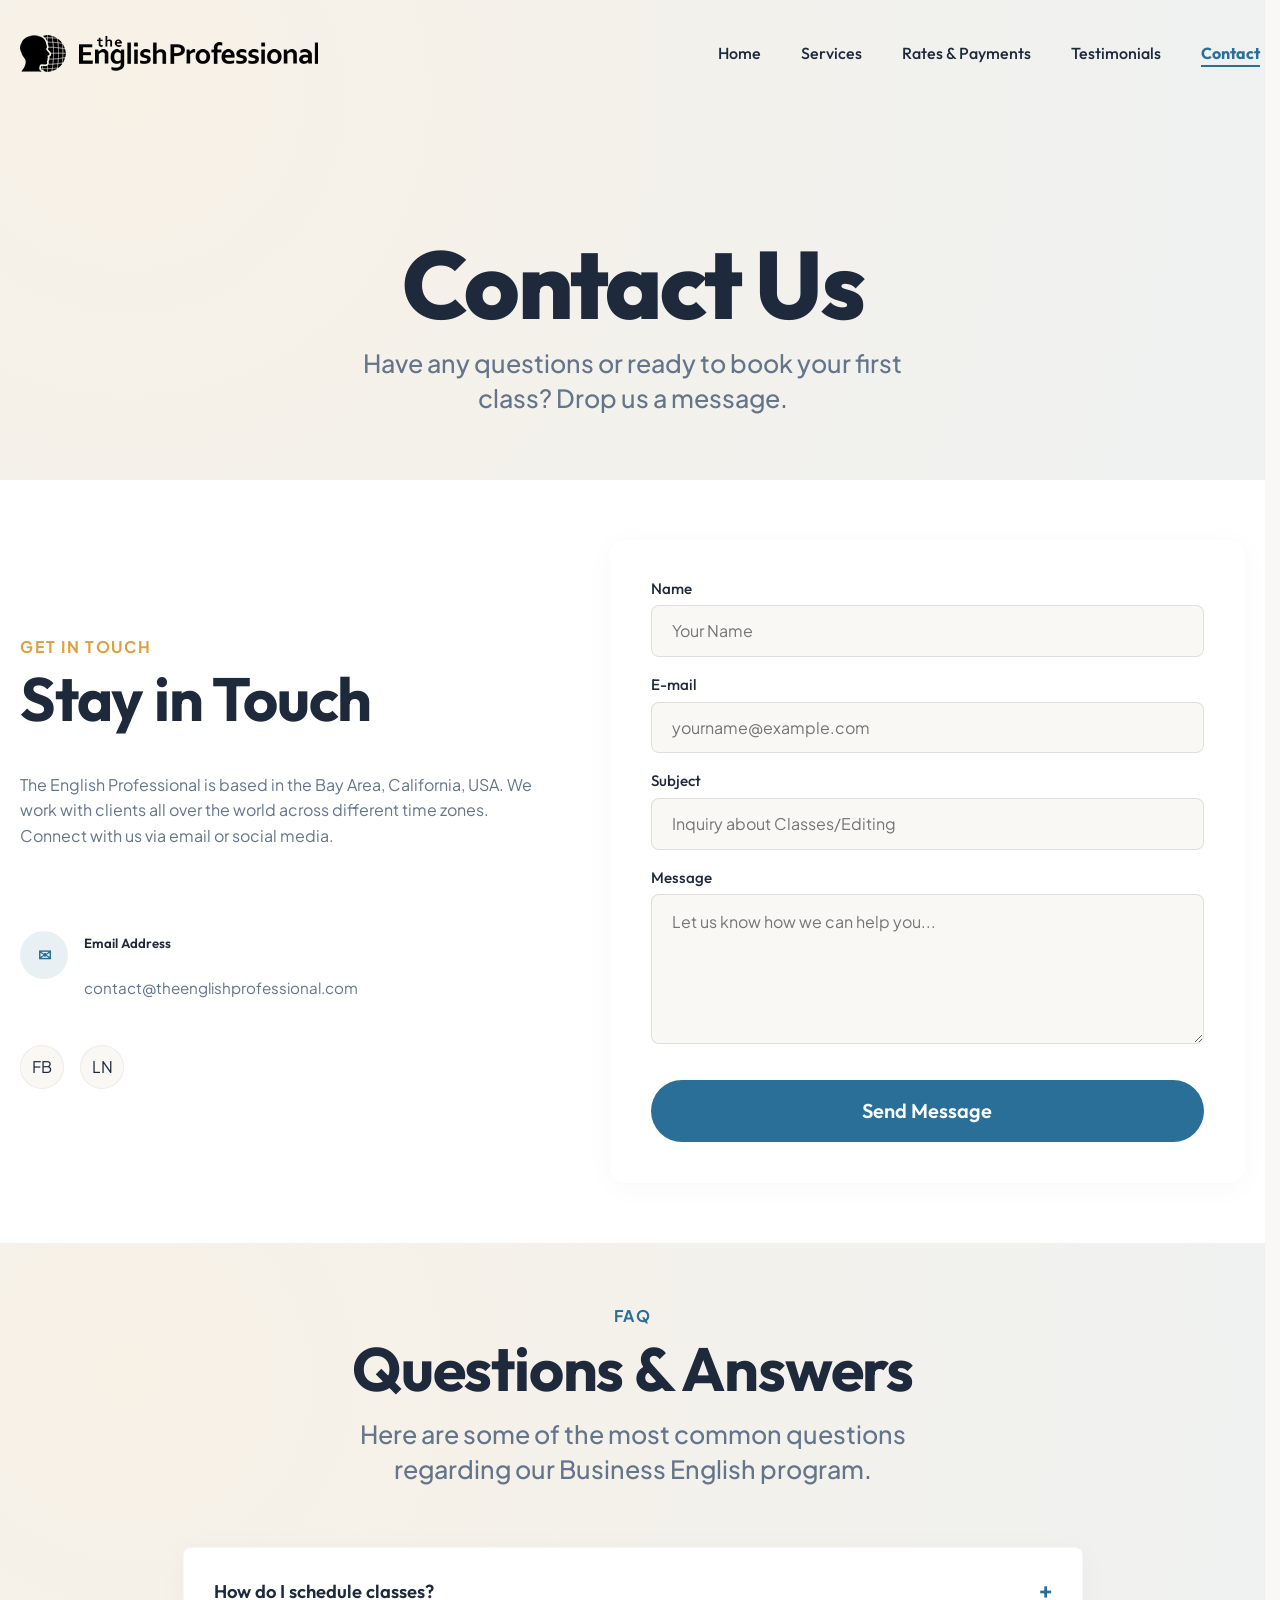
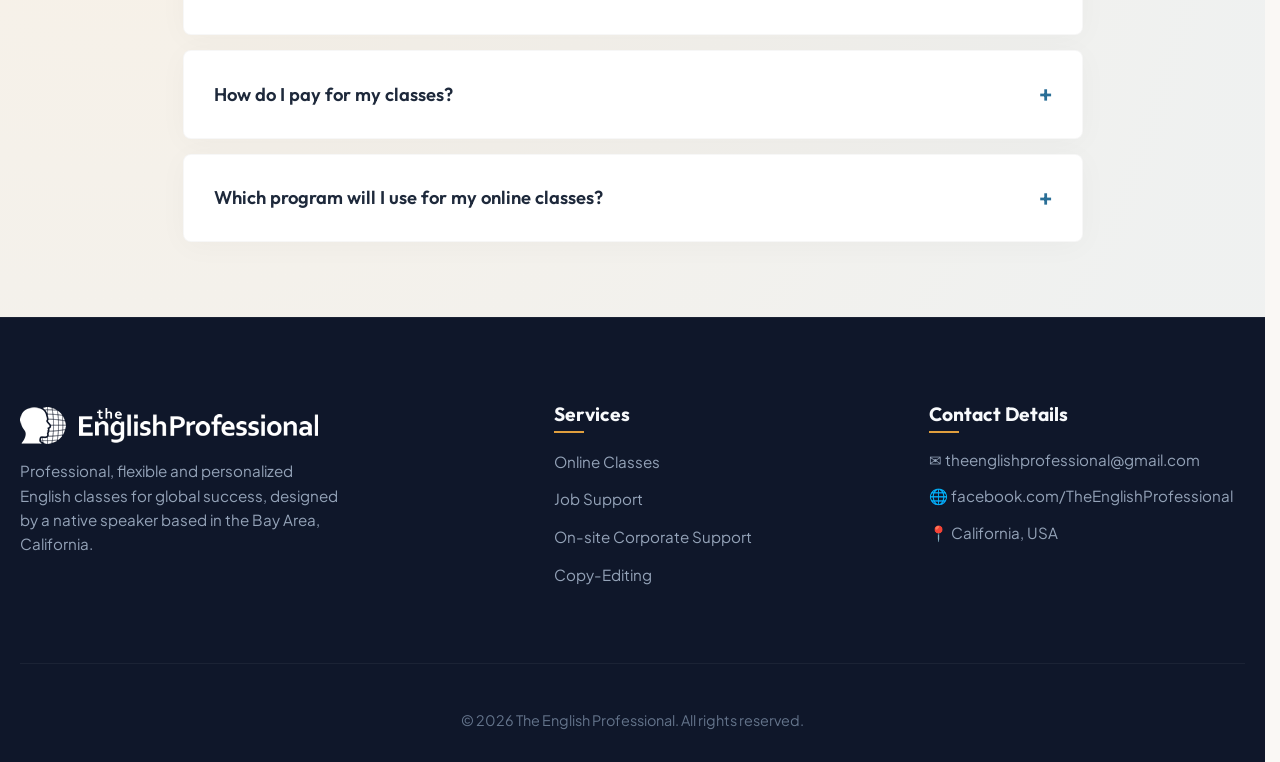
<file: contact.html>
<!DOCTYPE html>
<html lang="en">

<head>
    <meta charset="UTF-8">
    <meta name="viewport" content="width=device-width, initial-scale=1.0">
    <title>Contact & FAQ | The English Professional</title>
    <meta name="description"
        content="Get in touch with Annette PonTell. Schedule your free 15-minute Skype consultation or check our frequently asked questions.">
    <link rel="stylesheet" href="style.css">
</head>

<body>

    <!-- Header Navigation -->
    <header class="header scrolled">
        <div class="wrapper nav-container">
            <a href="index.html" class="logo">
                <img src="assets/img/tep.png" alt="The English Professional">
            </a>
            <nav>
                <ul class="nav-links cluster" role="list">
                    <li><a href="index.html">Home</a></li>
                    <li><a href="services.html">Services</a></li>
                    <li><a href="rates.html">Rates & Payments</a></li>
                    <li><a href="testimonials.html">Testimonials</a></li>
                    <li><a href="contact.html" class="active">Contact</a></li>
                </ul>
            </nav>
            <button class="burger" aria-label="Toggle navigation">
                <div></div>
                <div></div>
                <div></div>
            </button>
        </div>
    </header>

    <!-- Page Banner -->
    <section class="section gradient-bg" style="padding-top: 10rem; padding-bottom: 4rem;">
        <div class="wrapper" style="text-align: center;">
            <h1 class="text-huge" style="margin-bottom: 1rem;">Contact Us</h1>
            <p class="text-medium" style="max-width: 600px; margin: 0 auto;">Have any questions or ready to book your
                first class? Drop us a message.</p>
        </div>
    </section>

    <!-- Split Contact Section -->
    <section class="section" style="background-color: var(--color-bg-secondary);">
        <div class="wrapper">
            <div class="contact-split">

                <!-- Info Column -->
                <div class="contact-info reveal">
                    <span
                        style="color: var(--color-accent-sun); font-weight: 700; letter-spacing: 0.1em; text-transform: uppercase;">Get
                        in Touch</span>
                    <h2 class="text-large" style="margin-top: 0.5rem; margin-bottom: 1.5rem;">Stay in Touch</h2>
                    <p style="color: var(--color-text-muted); margin-bottom: 2rem;">The English Professional is based in
                        the Bay Area, California, USA. We work with clients all over the world across different time
                        zones. Connect with us via email or social media.</p>

                    <div class="contact-method">
                        <div class="contact-method-item">
                            <div class="contact-icon">✉</div>
                            <div>
                                <h5 style="font-weight: 600;">Email Address</h5>
                                <p style="color: var(--color-text-muted); font-size: 0.95rem;">
                                    contact@theenglishprofessional.com</p>
                            </div>
                        </div>
                    </div>

                    <div class="social-links">
                        <a href="https://www.facebook.com/TheEnglishProfessional" target="_blank" class="social-btn"
                            aria-label="Facebook">FB</a>
                        <a href="http://www.linkedin.com/pub/annette-pontell/33/342/361" target="_blank"
                            class="social-btn" aria-label="LinkedIn">LN</a>
                    </div>
                </div>

                <!-- Form Column -->
                <div class="reveal">
                    <div class="glass-card" style="padding: 2.5rem;">
                        <form class="contact-form" action="#" method="POST"
                            onsubmit="event.preventDefault(); alert('Mensagem enviada com sucesso! (Demonstração)');">
                            <div class="form-group">
                                <label for="name">Name</label>
                                <input type="text" id="name" name="name" class="form-control" placeholder="Your Name"
                                    required>
                            </div>
                            <div class="form-group">
                                <label for="email">E-mail</label>
                                <input type="email" id="email" name="email" class="form-control"
                                    placeholder="yourname@example.com" required>
                            </div>
                            <div class="form-group">
                                <label for="subject">Subject</label>
                                <input type="text" id="subject" name="subject" class="form-control"
                                    placeholder="Inquiry about Classes/Editing" required>
                            </div>
                            <div class="form-group">
                                <label for="message">Message</label>
                                <textarea id="message" name="message" class="form-control"
                                    placeholder="Let us know how we can help you..." required></textarea>
                            </div>
                            <button type="submit" class="btn btn-primary" style="margin-top: 1rem;">Send
                                Message</button>
                        </form>
                    </div>
                </div>

            </div>
        </div>
    </section>

    <!-- FAQ Accordion Section -->
    <section class="section gradient-bg">
        <div class="wrapper">
            <div style="text-align: center;" class="reveal">
                <span
                    style="color: var(--color-accent-ocean); font-weight: 700; letter-spacing: 0.1em; text-transform: uppercase;">FAQ</span>
                <h2 class="text-large" style="margin-top: 0.5rem; margin-bottom: 1rem;">Questions & Answers</h2>
                <p class="text-medium" style="max-width: 600px; margin: 0 auto;">Here are some of the most common
                    questions regarding our Business English program.</p>
            </div>

            <div class="faq-accordion-container reveal">
                <!-- FAQ 1 -->
                <div class="accordion-item">
                    <div class="accordion-header">
                        How do I schedule classes?
                        <span class="accordion-icon">+</span>
                    </div>
                    <div class="accordion-content">
                        <p>Contact <strong>theenglishprofessional@gmail.com</strong> to request a free 15-minute Skype
                            meeting in which we can discuss your English development goals and scheduling.</p>
                    </div>
                </div>

                <!-- FAQ 2 -->
                <div class="accordion-item">
                    <div class="accordion-header">
                        How do I pay for my classes?
                        <span class="accordion-icon">+</span>
                    </div>
                    <div class="accordion-content">
                        <p>Payments are made through PayPal. Simply go to The English Professional Rates page and make
                            payments in US dollars before your classes begin.</p>
                    </div>
                </div>

                <!-- FAQ 3 -->
                <div class="accordion-item">
                    <div class="accordion-header">
                        Which program will I use for my online classes?
                        <span class="accordion-icon">+</span>
                    </div>
                    <div class="accordion-content">
                        <p>Classes are conducted via Skype. Skype is easy and free to download and runs on the most
                            common platforms (Microsoft Windows, macOS, Linux, Android, iOS, etc.). After scheduling
                            your classes, find <strong>theEnglishProfessional</strong> on Skype and send a request to be
                            added as a contact.</p>
                    </div>
                </div>
            </div>
        </div>
    </section>

    <!-- Footer -->
    <footer class="footer">
        <div class="wrapper">
            <div class="footer-grid">
                <div>
                    <h3 class="footer-logo"><img src="assets/img/tep-white.png" alt=""></h3>
                    <p class="footer-desc">Professional, flexible and personalized English classes for global success,
                        designed by a native speaker based in the Bay Area, California.</p>
                </div>
                <div class="footer-col">
                    <h4>Services</h4>
                    <ul class="footer-links" role="list">
                        <li><a href="services.html#online-classes">Online Classes</a></li>
                        <li><a href="services.html#job-support">Job Support</a></li>
                        <li><a href="services.html#onsite-development">On-site Corporate Support</a></li>
                        <li><a href="services.html#copy-editing">Copy-Editing</a></li>
                    </ul>
                </div>
                <div class="footer-col">
                    <h4>Contact Details</h4>
                    <ul class="footer-info-list" role="list">
                        <li>✉ theenglishprofessional@gmail.com</li>
                        <li>🌐 facebook.com/TheEnglishProfessional</li>
                        <li>📍 California, USA</li>
                    </ul>
                </div>
            </div>
            <div class="footer-bottom">
                <p>&copy; 2026 The English Professional. All rights reserved.</p>
            </div>
        </div>
    </footer>

    <script src="script.js"></script>
</body>

</html>
</file>
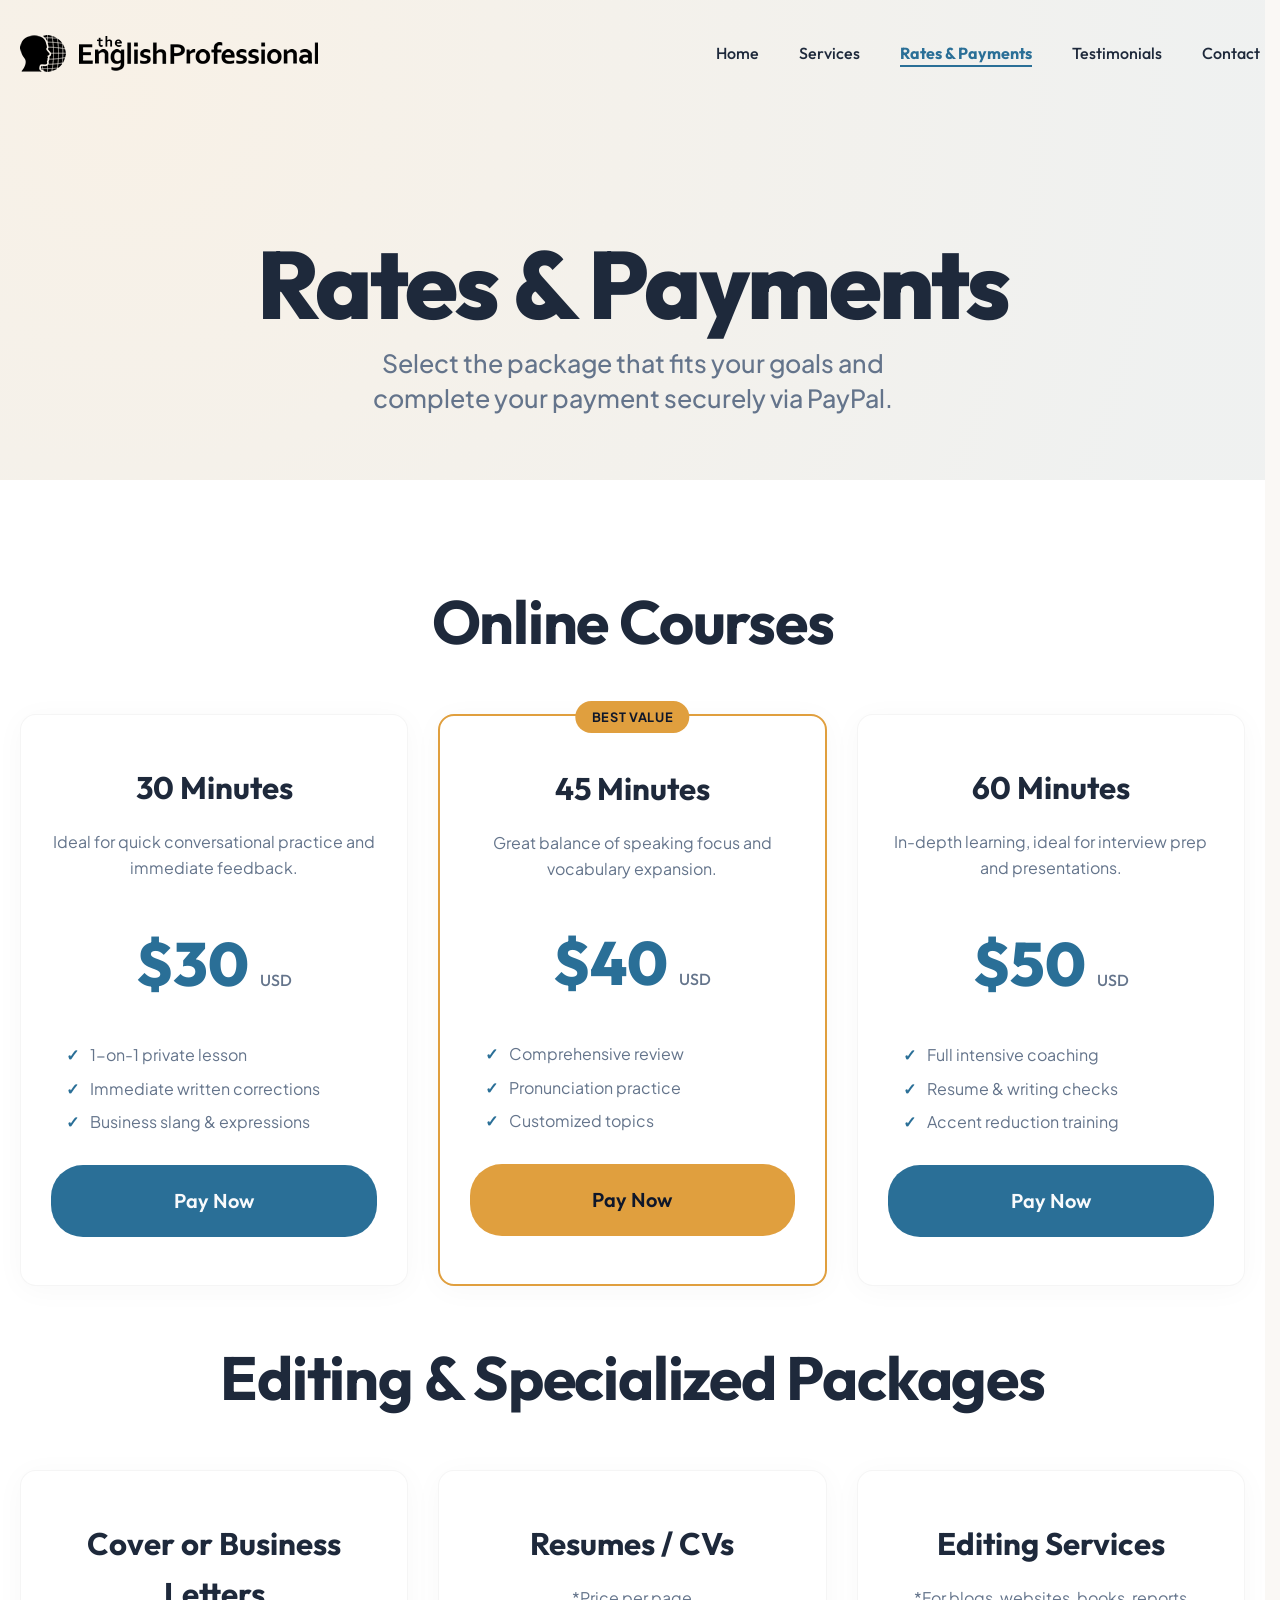
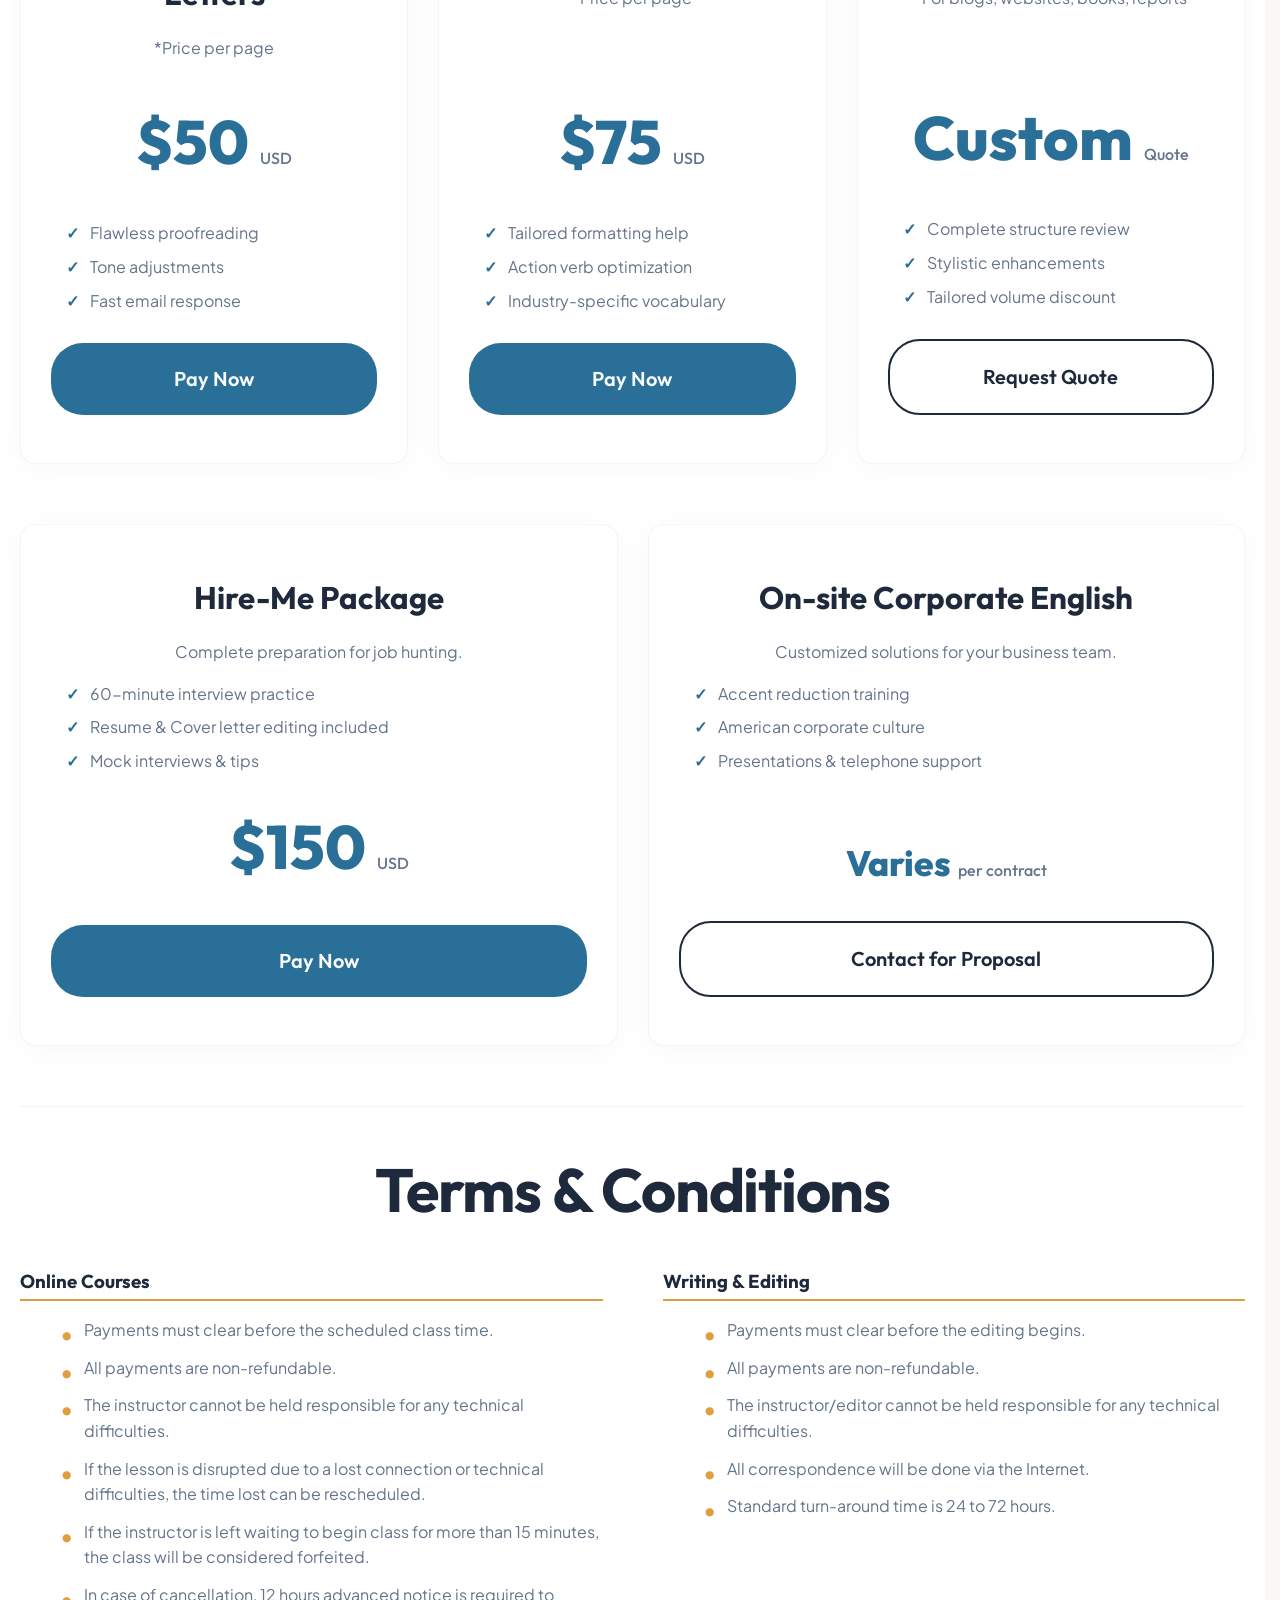
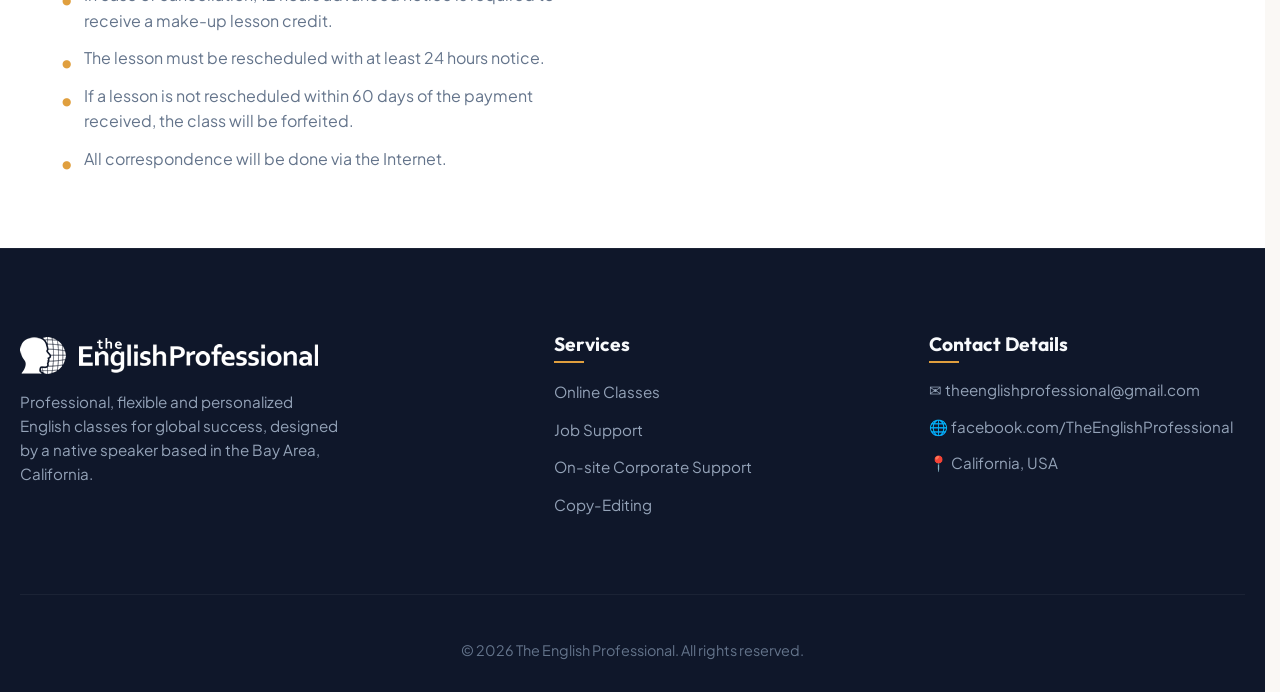
<file: rates.html>
<!DOCTYPE html>
<html lang="en">

<head>
    <meta charset="UTF-8">
    <meta name="viewport" content="width=device-width, initial-scale=1.0">
    <title>Rates & Payments | The English Professional</title>
    <meta name="description"
        content="View class rates and copy-editing prices. Secure online payments via PayPal for conversational classes, resume revision, and corporate training packages.">
    <link rel="stylesheet" href="style.css">
</head>

<body class="home">

    <!-- Header Navigation -->
    <header class="header scrolled">
        <div class="wrapper nav-container">
            <a href="index.html" class="logo">
                <img src="assets/img/tep.png" alt="The English Professional">
            </a>
            <nav>
                <ul class="nav-links cluster" role="list">
                    <li><a href="index.html">Home</a></li>
                    <li><a href="services.html">Services</a></li>
                    <li><a href="rates.html" class="active">Rates & Payments</a></li>
                    <li><a href="testimonials.html">Testimonials</a></li>
                    <li><a href="contact.html">Contact</a></li>
                </ul>
            </nav>
            <button class="burger" aria-label="Toggle navigation">
                <div></div>
                <div></div>
                <div></div>
            </button>
        </div>
    </header>

    <!-- Page Title -->
    <section class="section gradient-bg" style="padding-top: 10rem; padding-bottom: 4rem;">
        <div class="wrapper" style="text-align: center;">
            <h1 class="text-huge" style="margin-bottom: 1rem;">Rates & Payments</h1>
            <p class="text-medium" style="max-width: 600px; margin: 0 auto;">Select the package that fits your goals and
                complete your payment securely via PayPal.</p>
        </div>
    </section>

    <!-- Rates Section -->
    <section class="section" style="background-color: var(--color-bg-secondary);">
        <div class="wrapper">

            <!-- Online Courses -->
            <h2 class="text-large reveal" style="text-align: center; margin-bottom: 1rem;">Online Courses</h2>
            <div class="rates-grid reveal" style="margin-bottom: var(--space-xl);">
                <!-- 30 mins -->
                <div class="rate-card">
                    <div>
                        <div class="rate-time">30 Minutes</div>
                        <p style="color: var(--color-text-muted); margin-bottom: 2rem;">Ideal for quick conversational
                            practice and immediate feedback.</p>
                    </div>
                    <div>
                        <div class="rate-price">$30 <span>USD</span></div>
                        <ul class="rate-features">
                            <li>1-on-1 private lesson</li>
                            <li>Immediate written corrections</li>
                            <li>Business slang & expressions</li>
                        </ul>
                        <a href="https://www.paypal.com/webapps/shoppingcart?flowlogging_id=f660404e75a75&mfid=1781894317514_f660404e75a75#/checkout/openButton"
                            target="_blank" rel="noopener noreferrer" class="btn btn-primary" style="width: 100%;">Pay
                            Now</a>
                    </div>
                </div>

                <!-- 45 mins -->
                <div class="rate-card featured">
                    <div>
                        <div class="rate-time">45 Minutes</div>
                        <p style="color: var(--color-text-muted); margin-bottom: 2rem;">Great balance of speaking focus
                            and vocabulary expansion.</p>
                    </div>
                    <div>
                        <div class="rate-price">$40 <span>USD</span></div>
                        <ul class="rate-features">
                            <li>Comprehensive review</li>
                            <li>Pronunciation practice</li>
                            <li>Customized topics</li>
                        </ul>
                        <a href="https://www.paypal.com/webapps/shoppingcart?flowlogging_id=f6681783f2348&mfid=1781894372368_f6681783f2348"
                            target="_blank" rel="noopener noreferrer" class="btn btn-accent" style="width: 100%;">Pay
                            Now</a>
                    </div>
                </div>

                <!-- 60 mins -->
                <div class="rate-card">
                    <div>
                        <div class="rate-time">60 Minutes</div>
                        <p style="color: var(--color-text-muted); margin-bottom: 2rem;">In-depth learning, ideal for
                            interview prep and presentations.</p>
                    </div>
                    <div>
                        <div class="rate-price">$50 <span>USD</span></div>
                        <ul class="rate-features">
                            <li>Full intensive coaching</li>
                            <li>Resume & writing checks</li>
                            <li>Accent reduction training</li>
                        </ul>
                        <a href="https://www.paypal.com/webapps/shoppingcart?flowlogging_id=f66b2d05a2a5b&mfid=1781894426225_f66b2d05a2a5b#/checkout/openButton"
                            target="_blank" rel="noopener noreferrer" class="btn btn-primary" style="width: 100%;">Pay
                            Now</a>
                    </div>
                </div>
            </div>

            <!-- Editing & Custom Packages -->
            <h2 class="text-large reveal" style="text-align: center; margin-bottom: 1rem;">Editing & Specialized
                Packages</h2>
            <div class="rates-grid reveal" style="margin-bottom: var(--space-xl);">
                <!-- Cover Letters -->
                <div class="rate-card">
                    <div>
                        <div class="rate-time">Cover or Business Letters</div>
                        <p style="color: var(--color-text-muted); margin-bottom: 2rem;">*Price per page</p>
                    </div>
                    <div>
                        <div class="rate-price">$50 <span>USD</span></div>
                        <ul class="rate-features">
                            <li>Flawless proofreading</li>
                            <li>Tone adjustments</li>
                            <li>Fast email response</li>
                        </ul>
                        <a href="https://www.paypal.com/webapps/shoppingcart?flowlogging_id=f66b2d05a2a5b&mfid=1781894426225_f66b2d05a2a5b#/checkout/openButton"
                            target="_blank" rel="noopener noreferrer" class="btn btn-primary" style="width: 100%;">Pay
                            Now</a>
                    </div>
                </div>

                <!-- Resumes -->
                <div class="rate-card">
                    <div>
                        <div class="rate-time">Resumes / CVs</div>
                        <p style="color: var(--color-text-muted); margin-bottom: 2rem;">*Price per page</p>
                    </div>
                    <div>
                        <div class="rate-price">$75 <span>USD</span></div>
                        <ul class="rate-features">
                            <li>Tailored formatting help</li>
                            <li>Action verb optimization</li>
                            <li>Industry-specific vocabulary</li>
                        </ul>
                        <a href="https://www.paypal.com/webapps/shoppingcart?flowlogging_id=f66b2d05a2a5b&mfid=1781894426225_f66b2d05a2a5b#/checkout/openButton"
                            target="_blank" rel="noopener noreferrer" class="btn btn-primary" style="width: 100%;">Pay
                            Now</a>
                    </div>
                </div>

                <!-- Other Editing -->
                <div class="rate-card">
                    <div>
                        <div class="rate-time">Editing Services</div>
                        <p style="color: var(--color-text-muted); margin-bottom: 2rem;">*For blogs, websites, books,
                            reports</p>
                    </div>
                    <div>
                        <div class="rate-price">Custom <span>Quote</span></div>
                        <ul class="rate-features">
                            <li>Complete structure review</li>
                            <li>Stylistic enhancements</li>
                            <li>Tailored volume discount</li>
                        </ul>
                        <a href="contact.html" class="btn btn-outline" style="width: 100%;">Request Quote</a>
                    </div>
                </div>
            </div>

            <!-- Half-column styles for packages -->
            <div class="rates-grid reveal"
                style="grid-template-columns: repeat(auto-fit, minmax(400px, 1fr)); margin-bottom: var(--space-xl);">
                <!-- Hire me package -->
                <div class="rate-card" style="min-height: auto;">
                    <div>
                        <div class="rate-time">Hire-Me Package</div>
                        <p style="color: var(--color-text-muted); margin-bottom: 1rem;">Complete preparation for job
                            hunting.</p>
                        <ul class="rate-features" style="margin-bottom: 1.5rem;">
                            <li>60-minute interview practice</li>
                            <li>Resume & Cover letter editing included</li>
                            <li>Mock interviews & tips</li>
                        </ul>
                    </div>
                    <div>
                        <div class="rate-price">$150 <span>USD</span></div>
                        <a href="https://www.paypal.com/webapps/shoppingcart?flowlogging_id=f66b2d05a2a5b&mfid=1781894426225_f66b2d05a2a5b#/checkout/openButton"
                            target="_blank" rel="noopener noreferrer" class="btn btn-primary" style="width: 100%;">Pay
                            Now</a>
                    </div>
                </div>

                <!-- Corporate -->
                <div class="rate-card" style="min-height: auto;">
                    <div>
                        <div class="rate-time">On-site Corporate English</div>
                        <p style="color: var(--color-text-muted); margin-bottom: 1rem;">Customized solutions for your
                            business team.</p>
                        <ul class="rate-features" style="margin-bottom: 1.5rem;">
                            <li>Accent reduction training</li>
                            <li>American corporate culture</li>
                            <li>Presentations & telephone support</li>
                        </ul>
                    </div>
                    <div>
                        <div class="rate-price" style="font-size: 2.2rem;">Varies <span>per contract</span></div>
                        <a href="contact.html" class="btn btn-outline" style="width: 100%;">Contact for Proposal</a>
                    </div>
                </div>
            </div>

            <!-- Terms and Conditions -->
            <div class="reveal" style="border-top: 1px solid rgba(0,0,0,0.05); padding-top: var(--space-lg);">
                <h2 class="text-large" style="text-align: center; margin-bottom: var(--space-md);">Terms & Conditions
                </h2>
                <div class="terms-split">
                    <div class="terms-column">
                        <h3>Online Courses</h3>
                        <ul class="terms-list">
                            <li>Payments must clear before the scheduled class time.</li>
                            <li>All payments are non-refundable.</li>
                            <li>The instructor cannot be held responsible for any technical difficulties.</li>
                            <li>If the lesson is disrupted due to a lost connection or technical difficulties, the time
                                lost can be rescheduled.</li>
                            <li>If the instructor is left waiting to begin class for more than 15 minutes, the class
                                will be considered forfeited.</li>
                            <li>In case of cancellation, 12 hours advanced notice is required to receive a make-up
                                lesson credit.</li>
                            <li>The lesson must be rescheduled with at least 24 hours notice.</li>
                            <li>If a lesson is not rescheduled within 60 days of the payment received, the class will be
                                forfeited.</li>
                            <li>All correspondence will be done via the Internet.</li>
                        </ul>
                    </div>
                    <div class="terms-column">
                        <h3>Writing & Editing</h3>
                        <ul class="terms-list">
                            <li>Payments must clear before the editing begins.</li>
                            <li>All payments are non-refundable.</li>
                            <li>The instructor/editor cannot be held responsible for any technical difficulties.</li>
                            <li>All correspondence will be done via the Internet.</li>
                            <li>Standard turn-around time is 24 to 72 hours.</li>
                        </ul>
                    </div>
                </div>
            </div>

        </div>
    </section>

    <!-- Footer -->
    <footer class="footer">
        <div class="wrapper">
            <div class="footer-grid">
                <div>
                    <h3 class="footer-logo"><img src="assets/img/tep-white.png" alt=""></h3>
                    <p class="footer-desc">Professional, flexible and personalized English classes for global success,
                        designed by a native speaker based in the Bay Area, California.</p>
                </div>
                <div class="footer-col">
                    <h4>Services</h4>
                    <ul class="footer-links" role="list">
                        <li><a href="services.html#online-classes">Online Classes</a></li>
                        <li><a href="services.html#job-support">Job Support</a></li>
                        <li><a href="services.html#onsite-development">On-site Corporate Support</a></li>
                        <li><a href="services.html#copy-editing">Copy-Editing</a></li>
                    </ul>
                </div>
                <div class="footer-col">
                    <h4>Contact Details</h4>
                    <ul class="footer-info-list" role="list">
                        <li>✉ theenglishprofessional@gmail.com</li>
                        <li>🌐 facebook.com/TheEnglishProfessional</li>
                        <li>📍 California, USA</li>
                    </ul>
                </div>
            </div>
            <div class="footer-bottom">
                <p>&copy; 2026 The English Professional. All rights reserved.</p>
            </div>
        </div>
    </footer>

    <script src="script.js"></script>
</body>

</html>
</file>
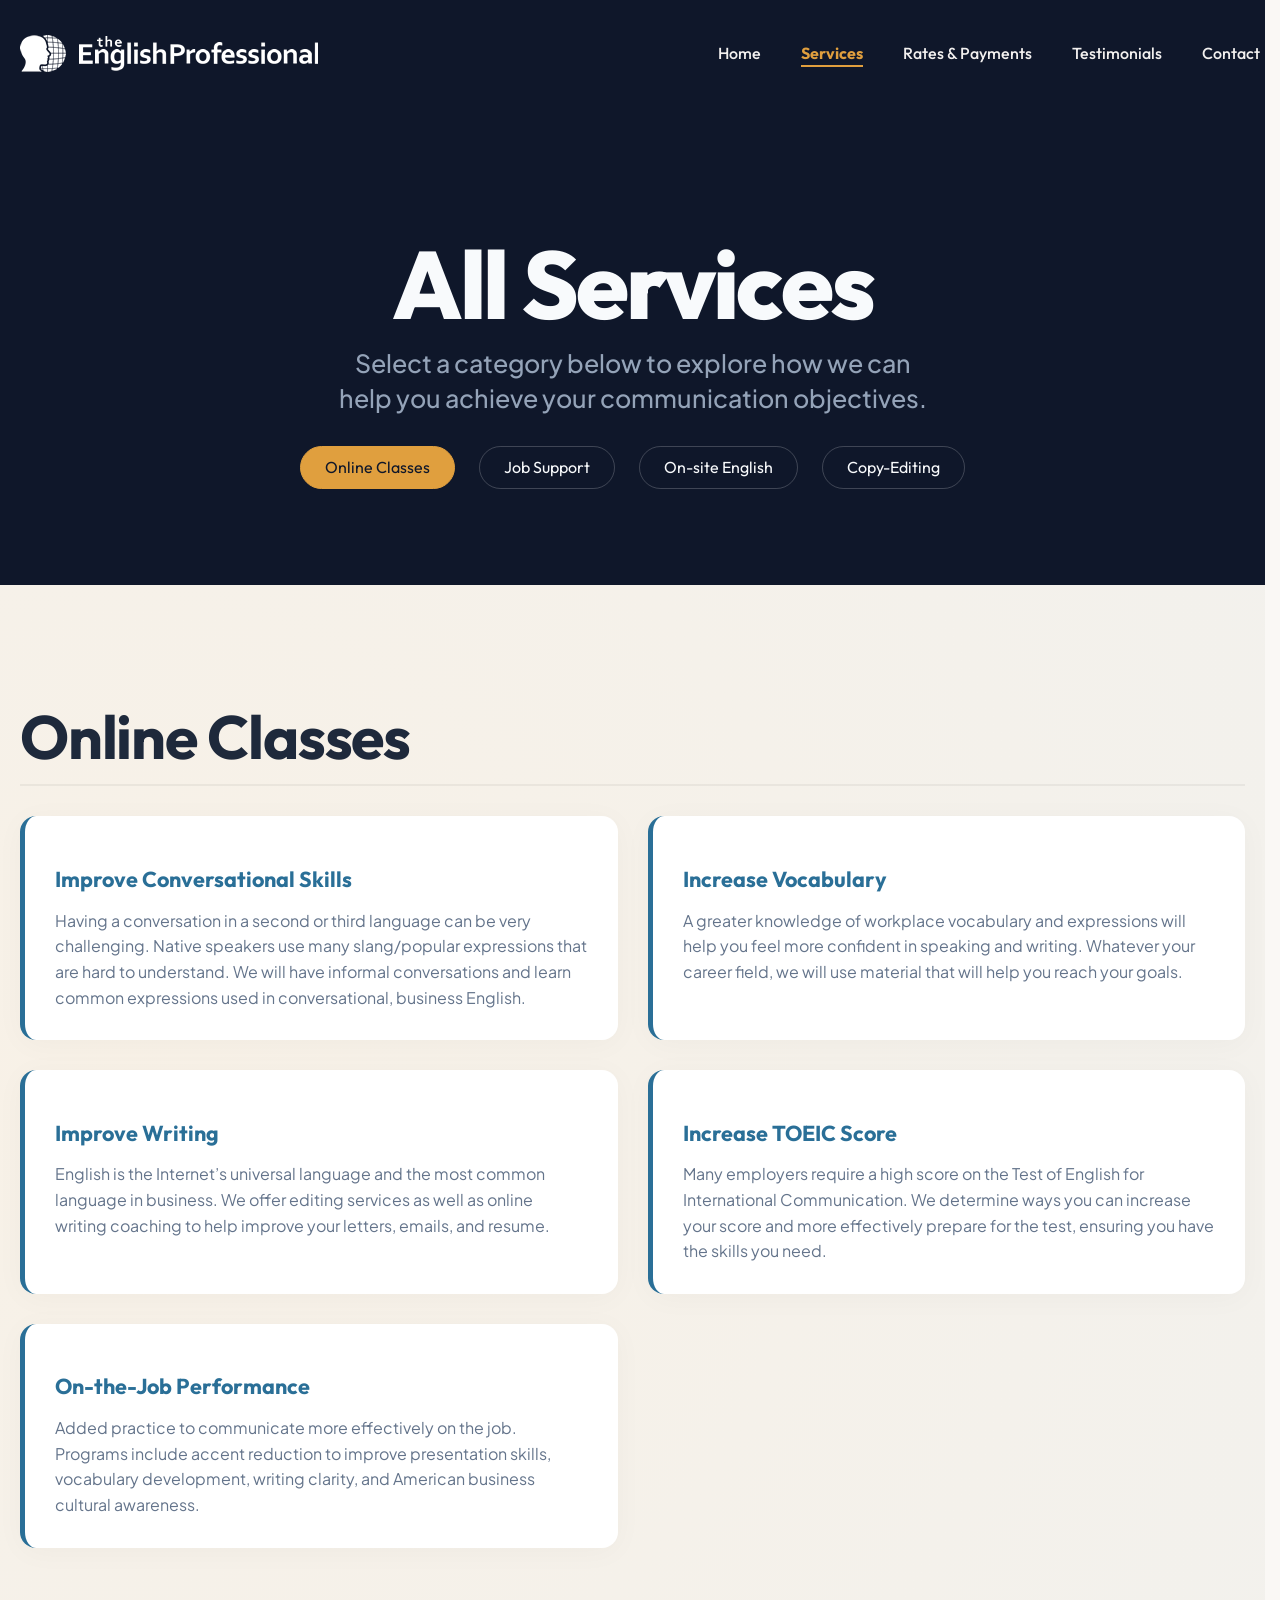
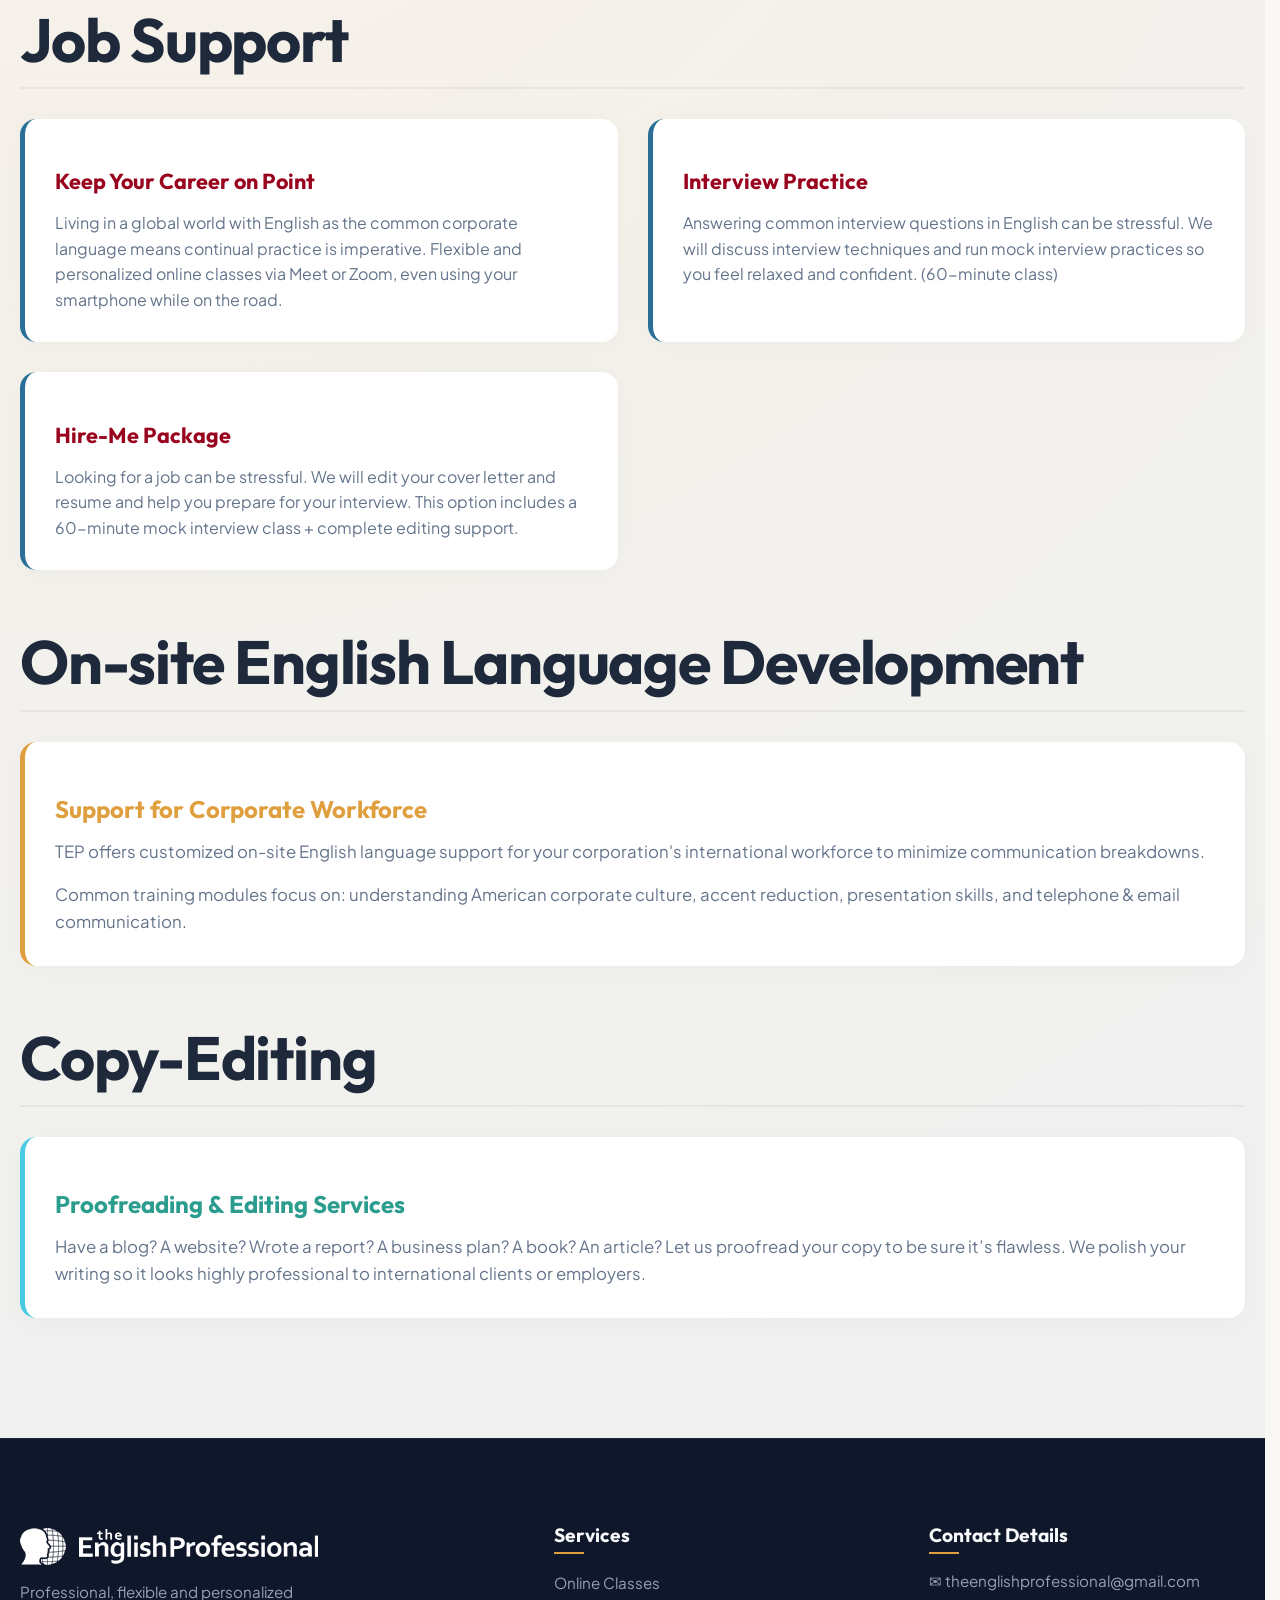
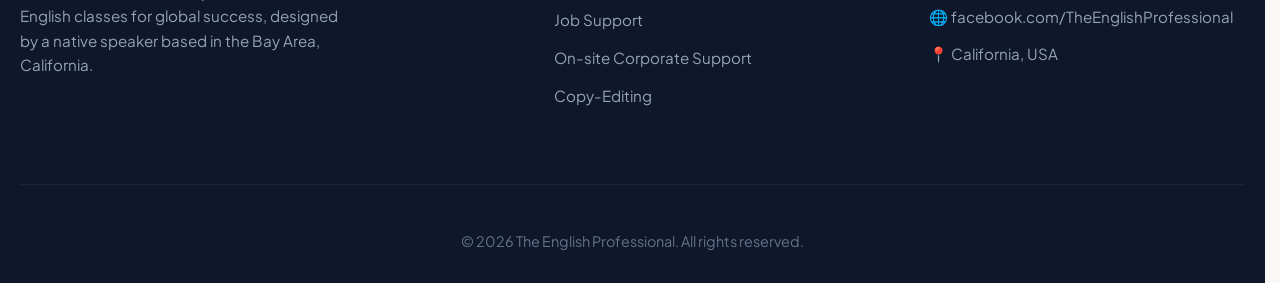
<file: services.html>
<!DOCTYPE html>
<html lang="en">

<head>
    <meta charset="UTF-8">
    <meta name="viewport" content="width=device-width, initial-scale=1.0">
    <title>Our Services | The English Professional</title>
    <meta name="description"
        content="Explore customized Business English coaching programs: online conversation, writing development, corporate workforce support, job interview practice, and copy-editing.">
    <link rel="stylesheet" href="style.css">
</head>

<body>

    <!-- Header Navigation -->
    <header class="header header-light scrolled">
        <div class="wrapper nav-container">
            <a href="index.html">
                <img src="assets/img/tep.png" class="logo" alt="The English Professional">
            </a>
            <nav>
                <ul class="nav-links cluster" role="list">
                    <li><a href="index.html">Home</a></li>
                    <li><a href="services.html" class="active">Services</a></li>
                    <li><a href="rates.html">Rates & Payments</a></li>
                    <li><a href="testimonials.html">Testimonials</a></li>
                    <li><a href="contact.html">Contact</a></li>
                </ul>
            </nav>
            <button class="burger" aria-label="Toggle navigation">
                <div></div>
                <div></div>
                <div></div>
            </button>
        </div>
    </header>

    <!-- Services Banner -->
    <section class="services-header">
        <div class="wrapper">
            <h1 class="text-huge" style="margin-bottom: 1rem; color: #f8fafc;">All Services</h1>
            <p class="text-medium" style="color: #94a3b8; max-width: 600px; margin: 0 auto;">Select a category below to
                explore how we can help you achieve your communication objectives.</p>

            <div class="services-nav">
                <button class="services-nav-btn active" data-target="online-classes">Online Classes</button>
                <button class="services-nav-btn" data-target="job-support">Job Support</button>
                <button class="services-nav-btn" data-target="onsite-development">On-site English</button>
                <button class="services-nav-btn" data-target="copy-editing">Copy-Editing</button>
            </div>
        </div>
    </section>

    <!-- Detailed Services -->
    <section class="section gradient-bg">
        <div class="wrapper">

            <!-- Online Classes -->
            <div id="online-classes" class="reveal" style="margin-bottom: var(--space-xl);">
                <h2 class="text-large services-section-title">Online Classes</h2>
                <div class="services-grid-detailed">
                    <div class="service-detail-card">
                        <h3
                            style="font-size: 1.35rem; margin-bottom: var(--space-xs); color: var(--color-accent-ocean);">
                            Improve Conversational Skills</h3>
                        <p style="color: var(--color-text-muted);">Having a conversation in a second or third language
                            can be very challenging. Native speakers use many slang/popular expressions that are hard to
                            understand. We will have informal conversations and learn common expressions used in
                            conversational, business English.</p>
                    </div>
                    <div class="service-detail-card">
                        <h3
                            style="font-size: 1.35rem; margin-bottom: var(--space-xs); color: var(--color-accent-ocean);">
                            Increase Vocabulary</h3>
                        <p style="color: var(--color-text-muted);">A greater knowledge of workplace vocabulary and
                            expressions will help you feel more confident in speaking and writing. Whatever your career
                            field, we will use material that will help you reach your goals.</p>
                    </div>
                    <div class="service-detail-card">
                        <h3
                            style="font-size: 1.35rem; margin-bottom: var(--space-xs); color: var(--color-accent-ocean);">
                            Improve Writing</h3>
                        <p style="color: var(--color-text-muted);">English is the Internet’s universal language and the
                            most common language in business. We offer editing services as well as online writing
                            coaching to help improve your letters, emails, and resume.</p>
                    </div>
                    <div class="service-detail-card">
                        <h3
                            style="font-size: 1.35rem; margin-bottom: var(--space-xs); color: var(--color-accent-ocean);">
                            Increase TOEIC Score</h3>
                        <p style="color: var(--color-text-muted);">Many employers require a high score on the Test of
                            English for International Communication. We determine ways you can increase your score and
                            more effectively prepare for the test, ensuring you have the skills you need.</p>
                    </div>
                    <div class="service-detail-card" style="grid-column: span 1;">
                        <h3
                            style="font-size: 1.35rem; margin-bottom: var(--space-xs); color: var(--color-accent-ocean);">
                            On-the-Job Performance</h3>
                        <p style="color: var(--color-text-muted);">Added practice to communicate more effectively on the
                            job. Programs include accent reduction to improve presentation skills, vocabulary
                            development, writing clarity, and American business cultural awareness.</p>
                    </div>
                </div>
            </div>

            <!-- Job Support -->
            <div id="job-support" class="reveal" style="margin-bottom: var(--space-xl);">
                <h2 class="text-large services-section-title">Job Support</h2>
                <div class="services-grid-detailed">
                    <div class="service-detail-card">
                        <h3
                            style="font-size: 1.35rem; margin-bottom: var(--space-xs); color: var(--color-accent-clay);">
                            Keep Your Career on Point</h3>
                        <p style="color: var(--color-text-muted);">Living in a global world with English as the common
                            corporate language means continual practice is imperative. Flexible and personalized online
                            classes via Meet or Zoom, even using your smartphone while on the road.</p>
                    </div>
                    <div class="service-detail-card">
                        <h3
                            style="font-size: 1.35rem; margin-bottom: var(--space-xs); color: var(--color-accent-clay);">
                            Interview Practice</h3>
                        <p style="color: var(--color-text-muted);">Answering common interview questions in English can
                            be stressful. We will discuss interview techniques and run mock interview practices so you
                            feel relaxed and confident. (60-minute class)</p>
                    </div>
                    <div class="service-detail-card">
                        <h3
                            style="font-size: 1.35rem; margin-bottom: var(--space-xs); color: var(--color-accent-clay);">
                            Hire-Me Package</h3>
                        <p style="color: var(--color-text-muted);">Looking for a job can be stressful. We will edit your
                            cover letter and resume and help you prepare for your interview. This option includes a
                            60-minute mock interview class + complete editing support.</p>
                    </div>
                </div>
            </div>

            <!-- On-site English -->
            <div id="onsite-development" class="reveal" style="margin-bottom: var(--space-xl);">
                <h2 class="text-large services-section-title">On-site English Language Development</h2>
                <div class="services-grid-detailed" style="grid-template-columns: 1fr;">
                    <div class="service-detail-card" style="border-left-color: var(--color-accent-sun);">
                        <h3 style="font-size: 1.5rem; margin-bottom: var(--space-xs); color: var(--color-accent-sun);">
                            Support for Corporate Workforce</h3>
                        <p style="color: var(--color-text-muted); font-size: 1.05rem; margin-bottom: 1rem;">TEP offers
                            customized on-site English language support for your corporation's international workforce
                            to minimize communication breakdowns.</p>
                        <p style="color: var(--color-text-muted); font-size: 1.05rem;">Common training modules focus on:
                            understanding American corporate culture, accent reduction, presentation skills, and
                            telephone & email communication.</p>
                    </div>
                </div>
            </div>

            <!-- Copy-Editing -->
            <div id="copy-editing" class="reveal">
                <h2 class="text-large services-section-title">Copy-Editing</h2>
                <div class="services-grid-detailed" style="grid-template-columns: 1fr;">
                    <div class="service-detail-card" style="border-left-color: var(--color-accent-mint);">
                        <h3 style="font-size: 1.5rem; margin-bottom: var(--space-xs); color: #2a9d8f;">Proofreading &
                            Editing Services</h3>
                        <p style="color: var(--color-text-muted); font-size: 1.05rem;">Have a blog? A website? Wrote a
                            report? A business plan? A book? An article? Let us proofread your copy to be sure it’s
                            flawless. We polish your writing so it looks highly professional to international clients or
                            employers.</p>
                    </div>
                </div>
            </div>

        </div>
    </section>

    <!-- Footer -->
    <footer class="footer">
        <div class="wrapper">
            <div class="footer-grid">
                <div>
                    <h3 class="footer-logo"><img src="assets/img/tep-white.png" alt=""></h3>
                    <p class="footer-desc">Professional, flexible and personalized English classes for global success,
                        designed by a native speaker based in the Bay Area, California.</p>
                </div>
                <div class="footer-col">
                    <h4>Services</h4>
                    <ul class="footer-links" role="list">
                        <li><a href="services.html#online-classes">Online Classes</a></li>
                        <li><a href="services.html#job-support">Job Support</a></li>
                        <li><a href="services.html#onsite-development">On-site Corporate Support</a></li>
                        <li><a href="services.html#copy-editing">Copy-Editing</a></li>
                    </ul>
                </div>
                <div class="footer-col">
                    <h4>Contact Details</h4>
                    <ul class="footer-info-list" role="list">
                        <li>✉ theenglishprofessional@gmail.com</li>
                        <li>🌐 facebook.com/TheEnglishProfessional</li>
                        <li>📍 California, USA</li>
                    </ul>
                </div>
            </div>
            <div class="footer-bottom">
                <p>&copy; 2026 The English Professional. All rights reserved.</p>
            </div>
        </div>
    </footer>

    <script src="script.js"></script>
</body>

</html>
</file>
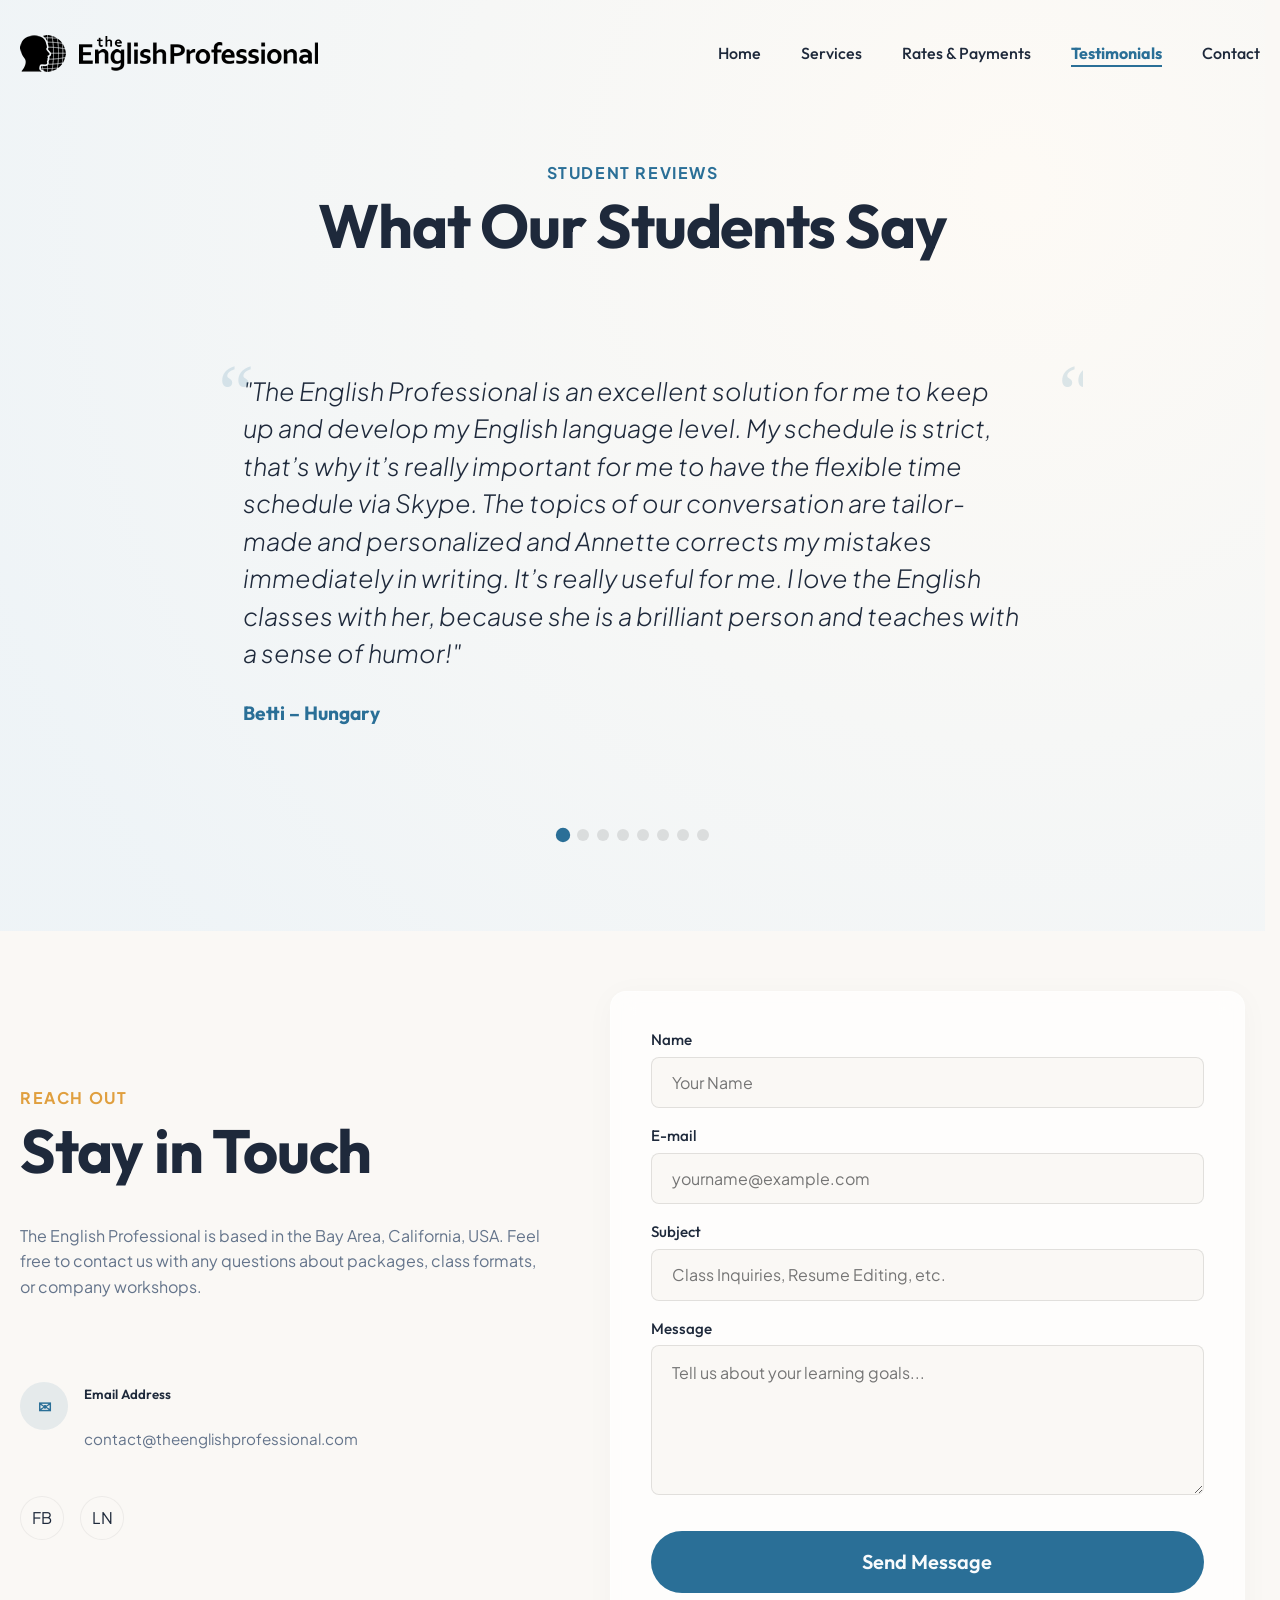
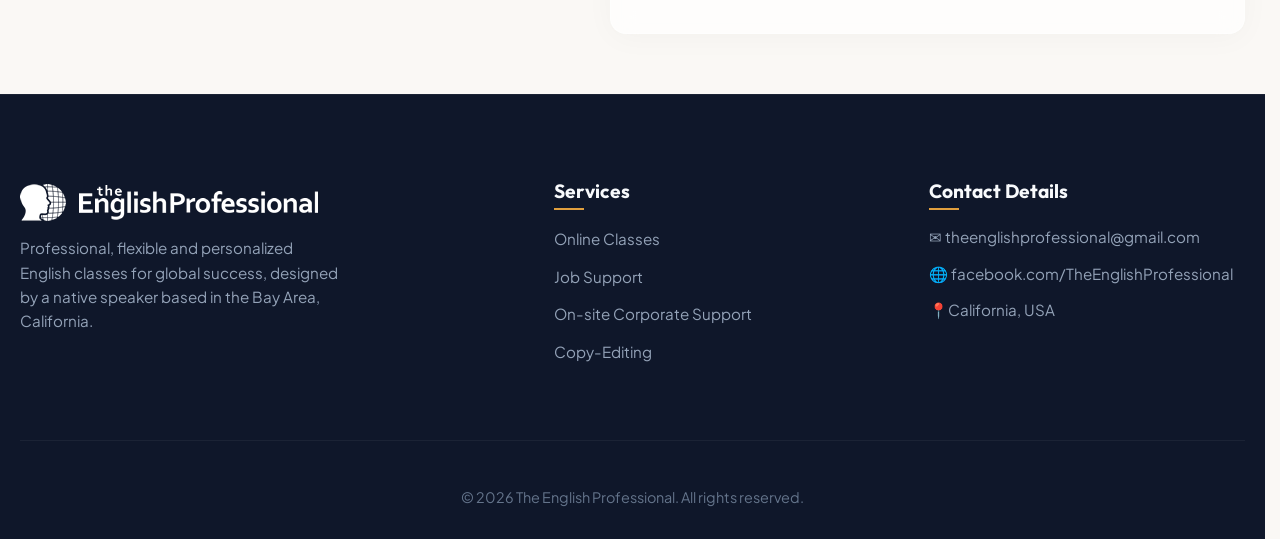
<file: testimonials.html>
<!DOCTYPE html>
<html lang="en">

<head>
    <meta charset="UTF-8">
    <meta name="viewport" content="width=device-width, initial-scale=1.0">
    <title>Testimonials & Reviews | The English Professional</title>
    <meta name="description"
        content="Read reviews and success stories from our global Business English students in Brazil, Colombia, Japan, Hungary, and other countries.">
    <link rel="stylesheet" href="style.css">
</head>

<body>

    <!-- Header Navigation -->
    <header class="header scrolled">
        <div class="wrapper nav-container">
            <a href="index.html" class="logo">
                <img src="assets/img/tep.png" alt="The English Professional">
            </a>
            <nav>
                <ul class="nav-links cluster" role="list">
                    <li><a href="index.html">Home</a></li>
                    <li><a href="services.html">Services</a></li>
                    <li><a href="rates.html">Rates & Payments</a></li>
                    <li><a href="testimonials.html" class="active">Testimonials</a></li>
                    <li><a href="contact.html">Contact</a></li>
                </ul>
            </nav>
            <button class="burger" aria-label="Toggle navigation">
                <div></div>
                <div></div>
                <div></div>
            </button>
        </div>
    </header>

    <!-- Carousel Section -->
    <section class="section testimonials-section" style="padding-top: 10rem;">
        <div class="wrapper">
            <div style="text-align: center;" class="reveal">
                <span
                    style="color: var(--color-accent-ocean); font-weight: 700; letter-spacing: 0.1em; text-transform: uppercase;">Student
                    Reviews</span>
                <h1 class="text-large" style="margin-top: 0.5rem;">What Our Students Say</h1>
            </div>

            <!-- Testimonial Carousel -->
            <div class="testimonial-carousel-container reveal">
                <div class="testimonial-track">
                    <!-- Testimonial 1 -->
                    <div class="testimonial-slide">
                        <p class="testimonial-bubble">"The English Professional is an excellent solution for me to keep
                            up and develop my English language level. My schedule is strict, that’s why it’s really
                            important for me to have the flexible time schedule via Skype. The topics of our
                            conversation are tailor-made and personalized and Annette corrects my mistakes immediately
                            in writing. It’s really useful for me. I love the English classes with her, because she is a
                            brilliant person and teaches with a sense of humor!"</p>
                        <h4 class="testimonial-author">Betti – Hungary</h4>
                    </div>
                    <!-- Testimonial 2 -->
                    <div class="testimonial-slide">
                        <p class="testimonial-bubble">"My online classes are very productive and, in each class, we use
                            different methodologies. Annette is very flexible and adapts to my needs. She is helping me
                            to improve my English level due to the fact that I have a lot challenges in my current job
                            in which I interact with people from several countries, so English is a priority for me.
                            Virtual classes have been an incredible experience because I don’t spend time commuting to
                            different places and it is an advantage to learn from a native teacher who identifies my
                            needs and corrects my mistakes in a timely manner. I can speak with more confidence every
                            day."</p>
                        <h4 class="testimonial-author">Ivan – Colombia</h4>
                    </div>
                    <!-- Testimonial 3 -->
                    <div class="testimonial-slide">
                        <p class="testimonial-bubble">"Annette’s classes were so amazing and fantastic that now I can
                            apply that Business English knowledge to the actual workplace to have performance!!
                            Faithfully, I appreciate Annette’s passionate effort to give those lucky students, like me,
                            such a meaningful and unforgettable sweet memory!! TWO THUMBS WAY UP!!"</p>
                        <h4 class="testimonial-author">Ernie – Taiwan</h4>
                    </div>
                    <!-- Testimonial 4 -->
                    <div class="testimonial-slide">
                        <p class="testimonial-bubble">"It’s fantastic to have the opportunity to improve my English,
                            from Brazil, without leaving my house, with an American teacher who lives in the United
                            States. The classes help me a lot in my job and I really enjoy them with Annette and the
                            attention she has with my questions. I really recommend it."</p>
                        <h4 class="testimonial-author">Juliana - Brazil</h4>
                    </div>
                    <!-- Testimonial 5 -->
                    <div class="testimonial-slide">
                        <p class="testimonial-bubble">"I had a great internship opportunity but was very nervous about
                            my interview. I had private classes with Annette to fix my resume and practice for my
                            interview. It was so helpful. I got the job!"</p>
                        <h4 class="testimonial-author">Christianne - Brazil</h4>
                    </div>
                    <!-- Testimonial 6 -->
                    <div class="testimonial-slide">
                        <p class="testimonial-bubble">"Annette taught me everything I need to know about Business
                            English and how to write a resume and a cover letter. She has this particularity to make you
                            want to learn English. I improved my English and my vocabulary a lot. I learned all the
                            tools necessary to apply for a job and how to handle an interview in a business setting. Now
                            I can go out there and look for a job because I have all the skills I need thanks to
                            Annette."</p>
                        <h4 class="testimonial-author">Corinne - Ivory Coast</h4>
                    </div>
                    <!-- Testimonial 7 -->
                    <div class="testimonial-slide">
                        <p class="testimonial-bubble">"I got a new position and my dream of working globally thanks to
                            Annette. She gave me perfect advice to face a job interview. Since Annette’s classes, I’ve
                            been working for the job I wish. Furthermore, thanks to taking Annette’s classes
                            continuously, I can communicate with many foreign colleagues and my world expands more and
                            more."</p>
                        <h4 class="testimonial-author">Kimiko - Japan</h4>
                    </div>
                    <!-- Testimonial 8 -->
                    <div class="testimonial-slide">
                        <p class="testimonial-bubble">I attended an Intensive English Course for two years, but only
                            after I started my classes with Annette I improved my English skills. Her classes are
                            dynamic, relaxed and fun. We can talk about any subject besides the exercises. Her natural
                            way helped me to be confident to participate in meetings, calls, and to talk to other people
                            with no fear. The English Professional is not only recommended, it is needed!!!</p>
                        <h4 class="testimonial-author">Guilherme - Brazil</h4>
                    </div>
                </div>

                <!-- Indicators -->
                <div class="carousel-dots"></div>
            </div>
        </div>
    </section>

    <!-- Stay in Touch & Contact split -->
    <section class="section" style="background-color: var(--color-bg-primary);">
        <div class="wrapper">
            <div class="contact-split">

                <!-- Info Column -->
                <div class="contact-info reveal">
                    <span
                        style="color: var(--color-accent-sun); font-weight: 700; letter-spacing: 0.1em; text-transform: uppercase;">Reach
                        Out</span>
                    <h2 class="text-large" style="margin-top: 0.5rem; margin-bottom: 1.5rem;">Stay in Touch</h2>
                    <p style="color: var(--color-text-muted); margin-bottom: 2rem;">The English Professional is based in
                        the
                        Bay Area, California, USA. Feel free to contact us with any questions about packages, class
                        formats, or company workshops.</p>

                    <div class="contact-method">
                        <div class="contact-method-item">
                            <div class="contact-icon">✉</div>
                            <div>
                                <h5 style="font-weight: 600;">Email Address</h5>
                                <p style="color: var(--color-text-muted); font-size: 0.95rem;">
                                    contact@theenglishprofessional.com</p>
                            </div>
                        </div>
                    </div>

                    <div class="social-links">
                        <a href="https://www.facebook.com/TheEnglishProfessional" target="_blank" class="social-btn"
                            aria-label="Facebook">FB</a>
                        <a href="http://www.linkedin.com/pub/annette-pontell/33/342/361" target="_blank"
                            class="social-btn" aria-label="LinkedIn">LN</a>
                    </div>
                </div>

                <!-- Form Column -->
                <div class="reveal">
                    <div class="glass-card" style="padding: 2.5rem;">
                        <form class="contact-form" action="#" method="POST"
                            onsubmit="event.preventDefault(); alert('Mensagem enviada com sucesso! (Demonstração)');">
                            <div class="form-group">
                                <label for="name">Name</label>
                                <input type="text" id="name" name="name" class="form-control" placeholder="Your Name"
                                    required>
                            </div>
                            <div class="form-group">
                                <label for="email">E-mail</label>
                                <input type="email" id="email" name="email" class="form-control"
                                    placeholder="yourname@example.com" required>
                            </div>
                            <div class="form-group">
                                <label for="subject">Subject</label>
                                <input type="text" id="subject" name="subject" class="form-control"
                                    placeholder="Class Inquiries, Resume Editing, etc." required>
                            </div>
                            <div class="form-group">
                                <label for="message">Message</label>
                                <textarea id="message" name="message" class="form-control"
                                    placeholder="Tell us about your learning goals..." required></textarea>
                            </div>
                            <button type="submit" class="btn btn-primary" style="margin-top: 1rem;">Send
                                Message</button>
                        </form>
                    </div>
                </div>

            </div>
        </div>
    </section>

    <!-- Footer -->
    <footer class="footer">
        <div class="wrapper">
            <div class="footer-grid">
                <div>
                    <h3 class="footer-logo"><img src="assets/img/tep-white.png" alt=""></h3>
                    <p class="footer-desc">Professional, flexible and personalized English classes for global success,
                        designed by a native speaker based in the Bay Area, California.</p>
                </div>
                <div class="footer-col">
                    <h4>Services</h4>
                    <ul class="footer-links" role="list">
                        <li><a href="services.html#online-classes">Online Classes</a></li>
                        <li><a href="services.html#job-support">Job Support</a></li>
                        <li><a href="services.html#onsite-development">On-site Corporate Support</a></li>
                        <li><a href="services.html#copy-editing">Copy-Editing</a></li>
                    </ul>
                </div>
                <div class="footer-col">
                    <h4>Contact Details</h4>
                    <ul class="footer-info-list" role="list">
                        <li>✉ theenglishprofessional@gmail.com</li>
                        <li>🌐 facebook.com/TheEnglishProfessional</li>
                        <li>📍California, USA</li>
                    </ul>
                </div>
            </div>
            <div class="footer-bottom">
                <p>&copy; 2026 The English Professional. All rights reserved.</p>
            </div>
        </div>
    </footer>

    <script src="script.js"></script>
</body>

</html>
</file>
<file: style.css>
/* ==========================================================================
   THE ENGLISH PROFESSIONAL - DESIGN SYSTEM & STYLES
   Inspired by Set.studio and Clearleft (Modern, bold typography, clean layouts, large images/gradients)
   ========================================================================== */

@import url('https://fonts.googleapis.com/css2?family=Outfit:wght@300;400;500;600;700;800&family=Plus+Jakarta+Sans:ital,wght@0,300;0,400;0,500;0,600;0,700;1,400&display=swap');

:root {
    /* Color Palette */
    --color-bg-primary: #faf8f5;
    /* Warm sand background */
    --color-bg-secondary: #ffffff;
    /* Pure white */
    --color-bg-dark: #0f172a;
    /* Deep slate/navy for dark sections */
    --color-text-main: #1e293b;
    /* Slate 800 */
    --color-text-muted: #64748b;
    /* Slate 500 */
    --color-text-light: #f8fafc;
    /* White/Light gray */
    --color-off-white: #F2F0EF;
    /* Off-white */

    /* California Vibes Accent Colors */
    --color-accent-sun: #e09f3e;
    /* Golden sunset */
    --color-accent-ocean: #2a6f97;
    /* Pacific ocean blue */
    --color-accent-mint: #48cae4;
    /* Coastal breeze */
    --color-accent-clay: #9a031e;
    /* Warm clay/terracotta */


    /* Step -3: 10.4167px → 10.24px */
    --step--3: clamp(0.64rem, 0.6556rem + -0.0201vw, 0.651rem);
    /* Step -2: 12.5px → 12.8px */
    --step--2: clamp(0.7813rem, 0.7736rem + 0.0341vw, 0.8rem);
    /* Step -1: 15px → 16px */
    --step--1: clamp(0.9375rem, 0.9119rem + 0.1136vw, 1rem);
    /* Step 0: 18px → 20px */
    --step-0: clamp(1.125rem, 1.0739rem + 0.2273vw, 1.25rem);
    /* Step 1: 21.6px → 25px */
    --step-1: clamp(1.35rem, 1.2631rem + 0.3864vw, 1.5625rem);
    /* Step 2: 25.92px → 31.25px */
    --step-2: clamp(1.62rem, 1.4837rem + 0.6057vw, 1.9531rem);
    /* Step 3: 31.104px → 39.0625px */
    --step-3: clamp(1.944rem, 1.7405rem + 0.9044vw, 2.4414rem);
    /* Step 4: 37.3248px → 48.8281px */
    --step-4: clamp(2.3328rem, 2.0387rem + 1.3072vw, 3.0518rem);
    /* Step 5: 44.7898px → 61.0352px */
    --step-5: clamp(2.7994rem, 2.384rem + 1.8461vw, 3.8147rem);
    /* Step 6: 53.7477px → 76.2939px */
    --step-6: clamp(3.3592rem, 2.7828rem + 2.5621vw, 4.7684rem);
    /* Step 7: 64.4973px → 95.3674px */
    --step-7: clamp(4.0311rem, 3.2418rem + 3.508vw, 5.9605rem);

    /* Space 3xs: 5px → 5px */
    --space-3xs: clamp(0.3125rem, 0.3125rem + 0vw, 0.3125rem);
    /* Space 2xs: 9px → 10px */
    --space-2xs: clamp(0.5625rem, 0.5369rem + 0.1136vw, 0.625rem);
    /* Space xs: 14px → 15px */
    --space-xs: clamp(0.875rem, 0.8494rem + 0.1136vw, 0.9375rem);
    /* Space s: 18px → 20px */
    --space-s: clamp(1.125rem, 1.0739rem + 0.2273vw, 1.25rem);
    /* Space m: 27px → 30px */
    --space-m: clamp(1.6875rem, 1.6108rem + 0.3409vw, 1.875rem);
    /* Space l: 36px → 40px */
    --space-l: clamp(2.25rem, 2.1477rem + 0.4545vw, 2.5rem);
    /* Space xl: 54px → 60px */
    --space-xl: clamp(3.375rem, 3.2216rem + 0.6818vw, 3.75rem);
    /* Space 2xl: 72px → 80px */
    --space-2xl: clamp(4.5rem, 4.2955rem + 0.9091vw, 5rem);
    /* Space 3xl: 108px → 120px */
    --space-3xl: clamp(6.75rem, 6.4432rem + 1.3636vw, 7.5rem);

    /* Font Families */
    --font-heading: 'Outfit', sans-serif;
    --font-body: 'Plus Jakarta Sans', sans-serif;

    /* UI Elements */
    --border-radius-sm: 8px;
    --border-radius-md: 16px;
    --border-radius-lg: 32px;
    --transition-smooth: all 0.4s cubic-bezier(0.16, 1, 0.3, 1);
    --shadow-subtle: 0 4px 30px rgba(0, 0, 0, 0.03);
    --shadow-medium: 0 10px 40px rgba(0, 0, 0, 0.08);
}

/* ==========================================================================
   1. RESET & BASE
   ========================================================================== */

*,
*::before,
*::after {
    box-sizing: border-box;
}

html {
    -moz-text-size-adjust: none;
    -webkit-text-size-adjust: none;
    text-size-adjust: none;
    scroll-behavior: smooth;
    background-color: var(--color-bg-primary);
    scrollbar-gutter: stable;
}

body,
h1,
h2,
h3,
h4,
p,
figure,
blockquote,
dl,
dd {
    margin-block-end: 0;
}

ul[role='list'],
ol[role='list'] {
    list-style: none;
    padding: 0;
}

h1,
h2,
h3,
h4,
button,
input,
label {
    line-height: 1.1;
}

h1,
h2,
h3,
h4 {
    text-wrap: balance;
}

a:not([class]) {
    text-decoration-skip-ink: auto;
    color: currentColor;
}

img,
picture {
    max-width: 100%;
    height: auto;
    display: block;
}

input,
button,
textarea,
select {
    font-family: inherit;
    font-size: inherit;
}

textarea:not([rows]) {
    min-height: 10em;
}

:target {
    scroll-margin-block: 5ex;
}

body {
    font-family: var(--font-body);
    color: var(--color-text-main);
    line-height: 1.6;
    min-height: 100vh;
    overflow-x: hidden;
    -webkit-font-smoothing: antialiased;
    margin: 0;
}

h1,
h2,
h3,
h4,
h5,
h6 {
    font-family: var(--font-heading);
    font-weight: 700;
    color: var(--color-text-main);
}

a {
    color: inherit;
    text-decoration: none;
    transition: var(--transition-smooth);
}

/* ==========================================================================
   2. REUSABLE UTILITIES & LAYOUTS
   ========================================================================== */

.wrapper {
    position: relative;
    max-width: 1400px;
    margin-inline: auto;
    padding-inline: var(--space-s);
}

.section {
    padding-block: var(--space-xl);
}

.section-dark {
    background-color: var(--color-bg-dark);
    color: var(--color-text-light);
}

.section-dark h2,
.section-dark h3,
.section-dark p {
    color: var(--color-text-light);
}

/* Typography Scale */
.text-huge {
    font-size: var(--step-7);
    font-weight: 800;
    letter-spacing: -0.03em;
    line-height: 0.95;
}

.text-large {
    font-size: var(--step-5);
    font-weight: 700;
    letter-spacing: -0.02em;
    line-height: 1.05;
}

.text-medium {
    font-size: var(--step-1);
    font-weight: 500;
    line-height: 1.4;
    color: var(--color-text-muted);
}

.section-dark .text-medium {
    color: #94a3b8;
}

.text-step-0 {
    font-size: var(--step-0);
}

.text-step-1 {
    font-size: var(--step-1);
}

.text-step-2 {
    font-size: var(--step-2);
}

.text-step-3 {
    font-size: var(--step-3);
}

.text-step-4 {
    font-size: var(--step-4);
}

.text-step-5 {
    font-size: var(--step-5);
}

.text-step-6 {
    font-size: var(--step-6);
}

.text-step-7 {
    font-size: var(--step-7);
}

/* Buttons */
.btn {
    display: inline-flex;
    align-items: center;
    justify-content: center;
    padding: 1.25rem 2.5rem;
    font-family: var(--font-heading);
    font-weight: 600;
    font-size: var(--step-0);
    border-radius: var(--border-radius-lg);
    border: none;
    cursor: pointer;
    transition: var(--transition-smooth);
    position: relative;
    overflow: hidden;
}

.btn-primary {
    background-color: var(--color-accent-ocean);
    color: var(--color-text-light);
}

.btn-primary:hover {
    background-color: #1a4d6c;
    transform: translateY(-3px);
    box-shadow: 0 10px 20px rgba(42, 111, 151, 0.3);
}

.btn-accent {
    background-color: var(--color-accent-sun);
    color: var(--color-bg-dark);
}

.btn-accent:hover {
    background-color: #c98a30;
    transform: translateY(-3px);
    box-shadow: 0 10px 20px rgba(224, 159, 62, 0.3);
}

.btn-outline {
    background-color: transparent;
    border: 2px solid var(--color-text-main);
    color: var(--color-text-main);
}

.btn-outline:hover {
    background-color: var(--color-text-main);
    color: var(--color-bg-primary);
    transform: translateY(-3px);
}

.section-dark .btn-outline {
    border-color: var(--color-text-light);
    color: var(--color-text-light);
}

.section-dark .btn-outline:hover {
    background-color: var(--color-text-light);
    color: var(--color-bg-dark);
}

.bg-secondary {
    background-color: var(--color-bg-secondary);
}

.text-color-main {
    color: var(--color-text-main);
}

.text-color-light {
    color: var(--color-text-light);
}

.text-color-muted {
    color: var(--color-text-muted);
}

.text-color-accent-ocean {
    color: var(--color-accent-ocean);
}

.text-color-accent-sun {
    color: var(--color-accent-sun);
}

.section-intro {
    max-width: var(--section-intro-max-width, 65ch);
    text-align: var(--section-intro-align, center);
    margin-inline: var(--section-intro-inline, auto);
}

.intro-subtitle {
    color: var(--color-accent-ocean);
    font-weight: 700;
    letter-spacing: 0.1em;
    text-transform: uppercase;
}

/* Card */
.card {
    padding-inline: var(--card-padding-inline, var(--space-m));
    padding-block: var(--card-padding-block, var(--space-m));
    border-radius: var(--card-radius, var(--border-radius-md));
    background-color: var(--card-bg, var(--color-bg-secondary));
    border: var(--card-border-width, 100px) solid var(--card-border-color, rgba(0, 0, 0, 0.04));
    box-shadow: var(--card-shadow, var(--shadow-subtle));
    transition: var(--transition-smooth);
}

/* Stack */
.stack {
    display: flex;
    flex-direction: column;
    justify-content: flex-start;
}

.stack>* {
    margin-block: 0;
}

.stack-3xs>*+* {
    margin-block-start: var(--space-3xs);
}

.stack-2xs>*+* {
    margin-block-start: var(--space-2xs);
}

.stack-xs>*+* {
    margin-block-start: var(--space-xs);
}

.stack-s>*+* {
    margin-block-start: var(--space-s);
}

.stack-m>*+* {
    margin-block-start: var(--space-m);
}

.stack-l>*+* {
    margin-block-start: var(--space-l);
}

.stack-xl>*+* {
    margin-block-start: var(--space-xl);
}

.stack-2xl>*+* {
    margin-block-start: var(--space-2xl);
}

.stack-3xl>*+* {
    margin-block-start: var(--space-3xl);
}

/* Cluster */
.cluster {
    display: flex;
    flex-wrap: var(--cluster-wrap, wrap);
    gap: var(--cluster-gap, var(--space-s));
    justify-content: var(--cluster-main-axis, flex-start);
    align-items: var(--cluster-cross-axis, center);
}

/* Background Gradients & Glassmorphism */
.gradient-bg {
    background: radial-gradient(circle at 10% 20%, rgba(224, 159, 62, 0.08) 0%, rgba(42, 111, 151, 0.05) 90%);
}

.glass-card {
    background: rgba(255, 255, 255, 0.7);
    backdrop-filter: blur(12px);
    -webkit-backdrop-filter: blur(12px);
    border: 1px solid rgba(255, 255, 255, 0.4);
    box-shadow: var(--shadow-subtle);
    border-radius: var(--border-radius-md);
    padding: var(--space-m);
    transition: var(--transition-smooth);
}

.glass-card:hover {
    transform: translateY(-5px);
    box-shadow: var(--shadow-medium);
    border-color: rgba(255, 255, 255, 0.8);
}

/* ==========================================================================
   3. NAVIGATION HEADER
   ========================================================================== */
.header {
    position: fixed;
    top: 0;
    left: 0;
    width: 100%;
    z-index: 1000;
    transition: var(--transition-smooth);
    padding: 1.5rem 0;
}

.header.scrolled {
    background: rgba(250, 248, 245, 0.85);
    backdrop-filter: blur(12px);
    -webkit-backdrop-filter: blur(12px);
    border-bottom: 1px solid rgba(0, 0, 0, 0.05);
    padding: 1rem 0;
}

.logo {
    transition: var(--transition-smooth);
}

@media screen and (max-width: 480px) {
    .logo {
        width: calc(17rem + 1.25vw);
    }
}

.header-light:not(.scrolled) .nav-links:not(.nav-active) {
    color: var(--color-off-white);
}

.header-light:not(.scrolled) .logo {
    filter: invert(1);
}

.nav-container {
    display: flex;
    justify-content: space-between;
    align-items: center;
}

.nav-links {
    --cluster-gap: var(--space-l);
}

.nav-links a {
    font-family: var(--font-heading);
    font-weight: 500;
    font-size: var(--step--1);
    position: relative;
}

.nav-links a::after {
    content: '';
    position: absolute;
    width: 100%;
    transform: scaleX(0);
    height: 2px;
    bottom: -4px;
    left: 0;
    background-color: var(--color-accent-ocean);
    transform-origin: bottom right;
    transition: transform 0.25s ease-out;
}

.header-light:not(.scrolled) .nav-links:not(.nav-active) a::after {
    background-color: var(--color-accent-sun);
}

.nav-links a:hover::after,
.nav-links a.active::after {
    transform: scaleX(1);
    transform-origin: bottom left;
}

.nav-links a.active {
    color: var(--color-accent-ocean);
    font-weight: 700;
}

.header-light:not(.scrolled) .nav-links:not(.nav-active) a.active {
    color: var(--color-accent-sun);
    font-weight: 700;
}

/* Mobile Menu Button */
.burger {
    display: none;
    cursor: pointer;
    background: none;
    border: none;
    z-index: 1001;
}

.burger div {
    width: 1.5625rem;
    height: .125rem;
    background-color: var(--color-text-main);
    margin: .3125rem;
    transition: var(--transition-smooth);
}

.header-light:not(.scrolled) .burger:not(.toggle) div {
    background-color: var(--color-off-white);
}

.burger.toggle div {
    background-color: var(--color-text-main);
}

.burger.toggle div:nth-child(1) {
    transform: rotate(-45deg) translate(-4px, 6px);
}

.burger.toggle div:nth-child(2) {
    opacity: 0;
}

.burger.toggle div:nth-child(3) {
    transform: rotate(45deg) translate(-5px, -6px);
}

/* ==========================================================================
   4. HOME PAGE (SLIDER & SECTIONS)
   ========================================================================== */
.hero-slider {
    position: relative;
    min-height: 100vh;
    overflow: hidden;
    background-color: var(--color-bg-dark);
}

.slider-container {
    height: 100vh;
    position: relative;
}

.slide {
    position: absolute;
    top: 0;
    left: 0;
    width: 100%;
    height: 100%;
    opacity: 0;
    visibility: hidden;
    transition: opacity 0.8s ease-in-out, visibility 0.8s;
    display: flex;
    align-items: center;
}

.slide.active {
    opacity: 1;
    visibility: visible;
}

.slide-bg {
    position: absolute;
    top: 0;
    left: 0;
    width: 100%;
    height: 100%;
    background-size: cover;
    background-position: center;
    filter: brightness(0.4) saturate(0.8);
}

.slide-content {
    position: relative;
    z-index: 10;
    max-width: 65ch;
    padding: var(--space-m);
    color: var(--color-text-light);
    transform: translateY(30px);
    transition: transform 0.8s cubic-bezier(0.16, 1, 0.3, 1);
}

.slide-content :is(h1, h2, h3, h4, h5, h6) {
    color: #fff;
}

.slide-content p {
    color: var(--color-off-white);
}

.slide.active .slide-content {
    transform: translateY(0);
}

.slider-controls {
    position: absolute;
    bottom: var(--space-xl);
    left: 50%;
    transform: translateX(-50%);
    display: flex;
    gap: 1rem;
    z-index: 20;
}

.slider-dot {
    width: 40px;
    height: 4px;
    background-color: rgba(255, 255, 255, 0.3);
    border: none;
    cursor: pointer;
    border-radius: 2px;
    transition: var(--transition-smooth);
}

.slider-dot.active {
    background-color: var(--color-accent-sun);
    width: 60px;
}

/* Feature grid on Home */
.features-grid {
    display: grid;
    grid-template-columns: repeat(auto-fit, minmax(320px, 1fr));
    gap: var(--space-m);
    margin-top: var(--space-xl);
}

.feature-card {
    padding: var(--space-m);
    border-radius: var(--border-radius-md);
    background-color: var(--color-bg-secondary);
    border: 1px solid rgba(0, 0, 0, 0.04);
    box-shadow: var(--shadow-subtle);
    transition: var(--transition-smooth);
}

.feature-card:hover {
    transform: translateY(-8px);
    box-shadow: var(--shadow-medium);
}

.feature-img-wrapper {
    height: 220px;
    overflow: hidden;
    border-radius: var(--border-radius-sm);
}

.feature-img-wrapper img {
    width: 100%;
    height: 100%;
    object-fit: cover;
    transition: var(--transition-smooth);
}

.feature-card:hover .feature-img-wrapper img {
    transform: scale(1.05);
}

/* About Section Home (Two Column) */
.about-split {
    display: grid;
    grid-template-columns: 1fr 1fr;
    gap: var(--space-xl);
    align-items: center;
}

.about-instructor .intro-subtitle {
    color: var(--color-accent-sun);
}

.about-image-wrapper {
    position: relative;
}

.about-image-wrapper img {
    box-shadow: var(--shadow-medium);
}

.about-badge {
    position: absolute;
    bottom: -20px;
    right: -20px;
    background: var(--color-accent-sun);
    color: var(--color-bg-dark);
    padding: 1.5rem 2rem;
    border-radius: var(--border-radius-md);
    font-weight: 700;
    box-shadow: var(--shadow-medium);
    font-family: var(--font-heading);
}

/* ==========================================================================
   5. SERVICES PAGE
   ========================================================================== */
.services-header {
    background-color: var(--color-bg-dark);
    color: var(--color-text-light);
    padding: 10rem 0 6rem 0;
    text-align: center;
}

.services-nav {
    display: flex;
    justify-content: center;
    gap: 1.5rem;
    margin-top: var(--space-m);
    flex-wrap: wrap;
}

.services-nav-btn {
    padding: 0.75rem 1.5rem;
    border-radius: var(--border-radius-lg);
    border: 1px solid rgba(255, 255, 255, 0.2);
    background: transparent;
    color: var(--color-text-light);
    cursor: pointer;
    transition: var(--transition-smooth);
    font-family: var(--font-heading);
}

.services-nav-btn.active,
.services-nav-btn:hover {
    background-color: var(--color-accent-sun);
    color: var(--color-bg-dark);
    border-color: var(--color-accent-sun);
}

.services-section-title {
    margin-top: var(--space-xl);
    border-bottom: 2px solid rgba(0, 0, 0, 0.05);
    padding-bottom: var(--space-xs);
    margin-bottom: var(--space-m);
}

.services-grid-detailed {
    display: grid;
    grid-template-columns: repeat(auto-fit, minmax(400px, 1fr));
    gap: var(--space-m);
    margin-bottom: var(--space-xl);
}

.service-detail-card {
    background: var(--color-bg-secondary);
    border-radius: var(--border-radius-md);
    padding: var(--space-m);
    box-shadow: var(--shadow-subtle);
    border-left: 5px solid var(--color-accent-ocean);
    transition: var(--transition-smooth);
}

.service-detail-card:hover {
    transform: translateX(5px);
    box-shadow: var(--shadow-medium);
}

/* ==========================================================================
   6. RATES & PAYMENTS PAGE
   ========================================================================== */
.rates-grid {
    display: grid;
    grid-template-columns: repeat(auto-fit, minmax(300px, 1fr));
    gap: var(--space-m);
    margin-top: var(--space-xl);
}

.rate-card {
    background: var(--color-bg-secondary);
    border-radius: var(--border-radius-md);
    padding: 3rem var(--space-m);
    text-align: center;
    box-shadow: var(--shadow-subtle);
    border: 1px solid rgba(0, 0, 0, 0.04);
    transition: var(--transition-smooth);
    display: flex;
    flex-direction: column;
    justify-content: space-between;
    min-height: 450px;
}

.rate-card:hover {
    transform: translateY(-8px);
    box-shadow: var(--shadow-medium);
}

.rate-card.featured {
    border: 2px solid var(--color-accent-sun);
    position: relative;
}

.rate-card.featured::before {
    content: 'BEST VALUE';
    position: absolute;
    top: -15px;
    left: 50%;
    transform: translateX(-50%);
    background: var(--color-accent-sun);
    color: var(--color-bg-dark);
    padding: 0.35rem 1rem;
    font-size: var(--step--2);
    font-weight: 700;
    border-radius: 30px;
    letter-spacing: 0.05em;
}

.rate-time {
    font-size: var(--step-2);
    font-weight: 700;
    font-family: var(--font-heading);
    margin-bottom: var(--space-xs);
}

.rate-price {
    font-size: var(--step-5);
    font-weight: 800;
    color: var(--color-accent-ocean);
    margin-bottom: var(--space-m);
    font-family: var(--font-heading);
}

.rate-price span {
    font-size: var(--step--1);
    font-weight: 500;
    color: var(--color-text-muted);
}

.rate-features {
    list-style: none;
    margin-bottom: var(--space-m);
    color: var(--color-text-muted);
    text-align: left;
    padding-left: var(--space-xs);
}

.rate-features li {
    margin-bottom: 0.5rem;
    position: relative;
    padding-left: 1.5rem;
}

.rate-features li::before {
    content: '✓';
    color: var(--color-accent-ocean);
    position: absolute;
    left: 0;
    font-weight: bold;
}

/* Split Column Terms & Conditions */
.terms-split {
    display: grid;
    grid-template-columns: 1fr 1fr;
    gap: var(--space-xl);
    margin-top: var(--space-m);
}

.terms-column h3 {
    border-bottom: 2px solid var(--color-accent-sun);
    padding-bottom: 0.5rem;
    margin-bottom: var(--space-xs);
}

.terms-list {
    list-style: none;
}

.terms-list li {
    margin-bottom: 0.75rem;
    position: relative;
    padding-left: 1.5rem;
    font-size: var(--step--1);
    color: var(--color-text-muted);
}

.terms-list li::before {
    content: '•';
    color: var(--color-accent-sun);
    font-size: var(--step-1);
    position: absolute;
    left: 0;
    top: -4px;
}

/* ==========================================================================
   7. TESTIMONIALS & CONTACT SECTIONS
   ========================================================================== */
.testimonials-section {
    background: radial-gradient(circle at 80% 20%, rgba(224, 159, 62, 0.05) 0%, rgba(42, 111, 151, 0.08) 90%), var(--color-bg-secondary);
}

.testimonial-carousel-container {
    max-width: 900px;
    margin: var(--space-xl) auto 0 auto;
    position: relative;
    overflow: hidden;
    padding: var(--space-m);
}

.testimonial-track {
    display: flex;
    transition: transform 0.6s cubic-bezier(0.25, 1, 0.5, 1);
}

.testimonial-slide {
    min-width: 100%;
    box-sizing: border-box;
    padding: 0 var(--space-m);
}

.testimonial-bubble {
    font-size: var(--step-1);
    font-style: italic;
    color: var(--color-text-main);
    line-height: 1.5;
    position: relative;
    margin-bottom: var(--space-m);
    font-weight: 300;
}

.testimonial-bubble::before {
    content: '“';
    font-size: 5rem;
    color: rgba(42, 111, 151, 0.15);
    position: absolute;
    left: -2rem;
    top: -2.5rem;
    font-family: serif;
}

.testimonial-author {
    font-family: var(--font-heading);
    font-weight: 700;
    font-size: 1.2rem;
    color: var(--color-accent-ocean);
}

.carousel-dots {
    display: flex;
    justify-content: center;
    gap: 0.5rem;
    margin-top: var(--space-m);
}

.carousel-dot {
    width: 12px;
    height: 12px;
    border-radius: 50%;
    background-color: rgba(0, 0, 0, 0.1);
    border: none;
    cursor: pointer;
    transition: var(--transition-smooth);
}

.carousel-dot.active {
    background-color: var(--color-accent-ocean);
    transform: scale(1.2);
}

/* Two Column Contact split */
.contact-split {
    display: grid;
    grid-template-columns: 1fr 1.2fr;
    gap: var(--space-xl);
}

.contact-info {
    display: flex;
    flex-direction: column;
    justify-content: center;
}

.contact-method {
    margin-top: var(--space-m);
}

.contact-method-item {
    display: flex;
    align-items: center;
    gap: 1rem;
    margin-bottom: var(--space-xs);
}

.contact-icon {
    width: 48px;
    height: 48px;
    border-radius: 50%;
    background-color: rgba(42, 111, 151, 0.1);
    display: flex;
    align-items: center;
    justify-content: center;
    color: var(--color-accent-ocean);
    font-weight: bold;
}

.social-links {
    display: flex;
    gap: 1rem;
    margin-top: var(--space-m);
}

.social-btn {
    width: 44px;
    height: 44px;
    border-radius: 50%;
    background-color: var(--color-bg-primary);
    display: flex;
    align-items: center;
    justify-content: center;
    border: 1px solid rgba(0, 0, 0, 0.05);
    transition: var(--transition-smooth);
}

.social-btn:hover {
    background-color: var(--color-accent-ocean);
    color: var(--color-text-light);
    transform: translateY(-3px);
}

/* Form Styles */
.contact-form {
    display: flex;
    flex-direction: column;
    gap: 1.25rem;
}

.form-group {
    display: flex;
    flex-direction: column;
    gap: 0.5rem;
}

.form-group label {
    font-family: var(--font-heading);
    font-weight: 500;
    font-size: 0.95rem;
}

.form-control {
    padding: 1rem 1.25rem;
    border-radius: var(--border-radius-sm);
    border: 1px solid rgba(0, 0, 0, 0.1);
    background-color: var(--color-bg-primary);
    font-family: var(--font-body);
    font-size: 1rem;
    transition: var(--transition-smooth);
}

.form-control:focus {
    outline: none;
    border-color: var(--color-accent-ocean);
    background-color: var(--color-bg-secondary);
    box-shadow: 0 0 0 3px rgba(42, 111, 151, 0.1);
}

textarea.form-control {
    resize: vertical;
    min-height: 150px;
}

/* ==========================================================================
   8. FAQ ACCORDION SECTION
   ========================================================================== */
.faq-accordion-container {
    margin-top: var(--space-xl);
    max-width: 900px;
    margin-left: auto;
    margin-right: auto;
}

.accordion-item {
    background: var(--color-bg-secondary);
    border-radius: var(--border-radius-sm);
    margin-bottom: var(--space-xs);
    box-shadow: var(--shadow-subtle);
    border: 1px solid rgba(0, 0, 0, 0.03);
    overflow: hidden;
}

.accordion-header {
    padding: 1.5rem var(--space-m);
    display: flex;
    justify-content: space-between;
    align-items: center;
    cursor: pointer;
    font-family: var(--font-heading);
    font-size: 1.15rem;
    font-weight: 600;
    transition: var(--transition-smooth);
    user-select: none;
}

.accordion-header:hover {
    background-color: rgba(42, 111, 151, 0.02);
}

.accordion-icon {
    font-size: 1.5rem;
    transition: transform var(--transition-smooth);
    color: var(--color-accent-ocean);
}

.accordion-content {
    max-height: 0;
    overflow: hidden;
    transition: max-height 0.4s cubic-bezier(0.16, 1, 0.3, 1), padding 0.4s;
    padding: 0 var(--space-m);
    color: var(--color-text-muted);
}

.accordion-item.active .accordion-content {
    padding-bottom: 1.5rem;
}

.accordion-item.active .accordion-icon {
    transform: rotate(45deg);
}

/* ==========================================================================
   9. FOOTER
   ========================================================================== */
.footer {
    background-color: var(--color-bg-dark);
    color: var(--color-text-light);
    padding: var(--space-xl) 0 var(--space-m) 0;
    border-top: 1px solid rgba(255, 255, 255, 0.05);
}

.footer :is(h1, h2, h3, h4, h5, h6) {
    color: var(--color-text-light);
}

.footer-grid {
    display: grid;
    grid-template-columns: 1.5fr 1fr 1fr;
    gap: var(--space-xl);
    margin-bottom: var(--space-xl);
}

.footer-logo {
    font-family: var(--font-heading);
    font-weight: 800;
    font-size: 1.8rem;
    margin-bottom: var(--space-xs);
    display: flex;
    align-items: center;
    gap: 0.5rem;
}

.footer-desc {
    color: #94a3b8;
    max-width: 320px;
    font-size: 0.95rem;
}

.footer-col h4 {
    font-size: 1.2rem;
    margin-bottom: var(--space-xs);
    position: relative;
    padding-bottom: 0.5rem;
}

.footer-col h4::after {
    content: '';
    position: absolute;
    width: 30px;
    height: 2px;
    bottom: 0;
    left: 0;
    background-color: var(--color-accent-sun);
}

.footer-links {
    list-style: none;
    display: flex;
    flex-direction: column;
    gap: 0.75rem;
}

.footer-links a {
    color: #94a3b8;
    font-size: 0.95rem;
}

.footer-links a:hover {
    color: var(--color-text-light);
    padding-left: 5px;
}

.footer-info-list {
    list-style: none;
    display: flex;
    flex-direction: column;
    gap: 0.75rem;
    color: #94a3b8;
    font-size: 0.95rem;
}

.footer-bottom {
    border-top: 1px solid rgba(255, 255, 255, 0.05);
    padding-top: var(--space-m);
    text-align: center;
    color: #64748b;
    font-size: 0.9rem;
}

/* ==========================================================================
   10. MEDIA QUERIES & RESPONSIVENESS
   ========================================================================== */
@media screen and (max-width: 1024px) {
    .about-split {
        grid-template-columns: 1fr;
        gap: var(--space-m);
    }

    .contact-split {
        grid-template-columns: 1fr;
        gap: var(--space-m);
    }

    .footer-grid {
        grid-template-columns: 1fr 1fr;
    }
}

@media screen and (max-width: 990px) {
    .section {
        padding: var(--space-xl) 0;
    }

    .nav-links {
        position: fixed;
        right: -100%;
        top: 0;
        height: 100vh;
        width: 50%;
        background-color: var(--color-bg-primary);
        flex-direction: column;
        justify-content: center;
        transform: translateX(100%);
        transition: all 0.5s ease-in-out;
        box-shadow: -10px 0 30px rgba(0, 0, 0, 0.05);
        z-index: 999;
        margin: 0;
    }

    .nav-links.nav-active {
        transform: translateX(0);
        right: 0;
    }

    body::after {
        content: '';
        position: fixed;
        top: 0;
        left: 0;
        width: 100%;
        height: 100%;
        background-color: rgba(0, 0, 0, 0.6);
        z-index: 998;
        opacity: 0;
        visibility: hidden;
        pointer-events: none;
        transition: all 0.4s ease-in-out;
    }

    body.nav-open::after {
        opacity: 1;
        visibility: visible;
        pointer-events: auto;
    }

    body.nav-open {
        overflow: hidden;
    }

    .burger {
        display: block;
    }

    .terms-split {
        grid-template-columns: 1fr;
        gap: var(--space-m);
    }

    .footer-grid {
        grid-template-columns: 1fr;
        gap: var(--space-m);
    }

    .slider-controls {
        bottom: var(--space-m);
    }
}

/* Fade In On Scroll Classes (handled by script.js) */
.reveal {
    opacity: 0;
    transform: translateY(30px);
    transition: opacity 0.8s ease, transform 0.8s ease;
}

.reveal.active {
    opacity: 1;
    transform: translateY(0);
}
</file>
